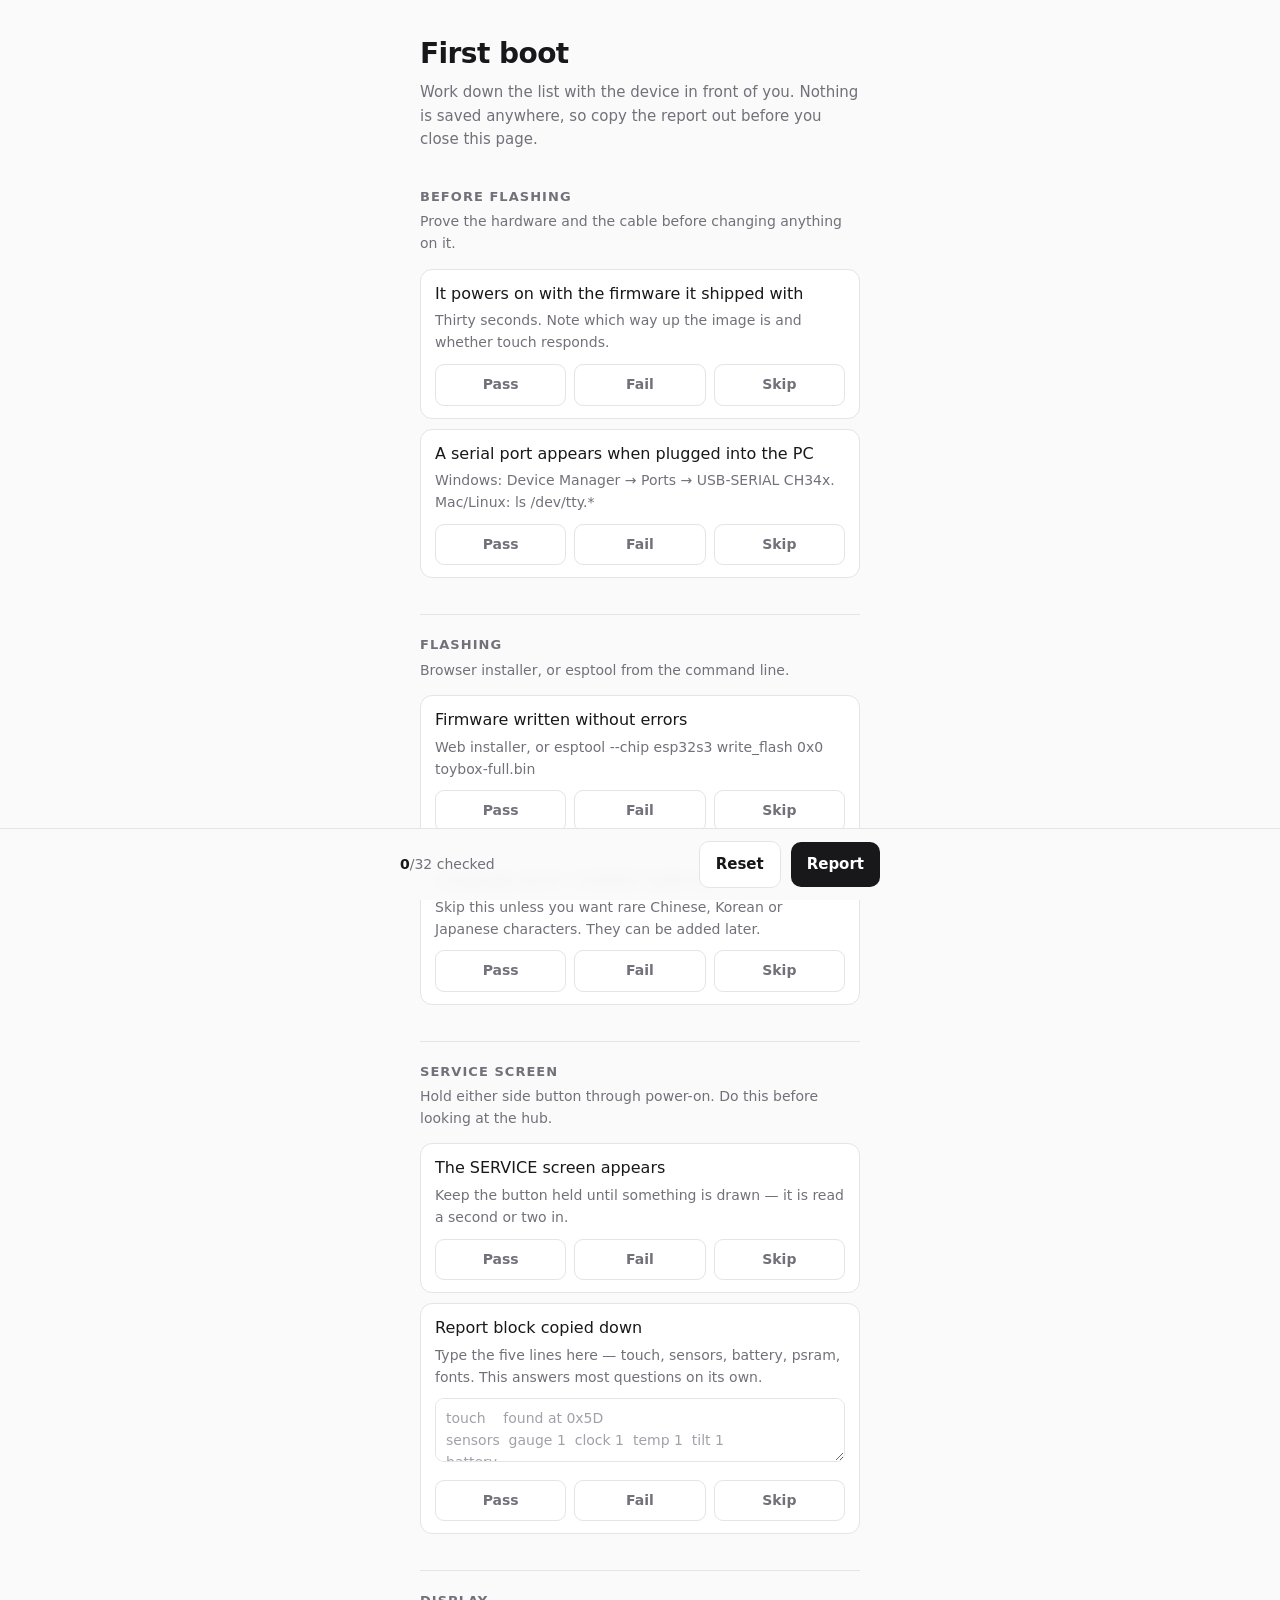
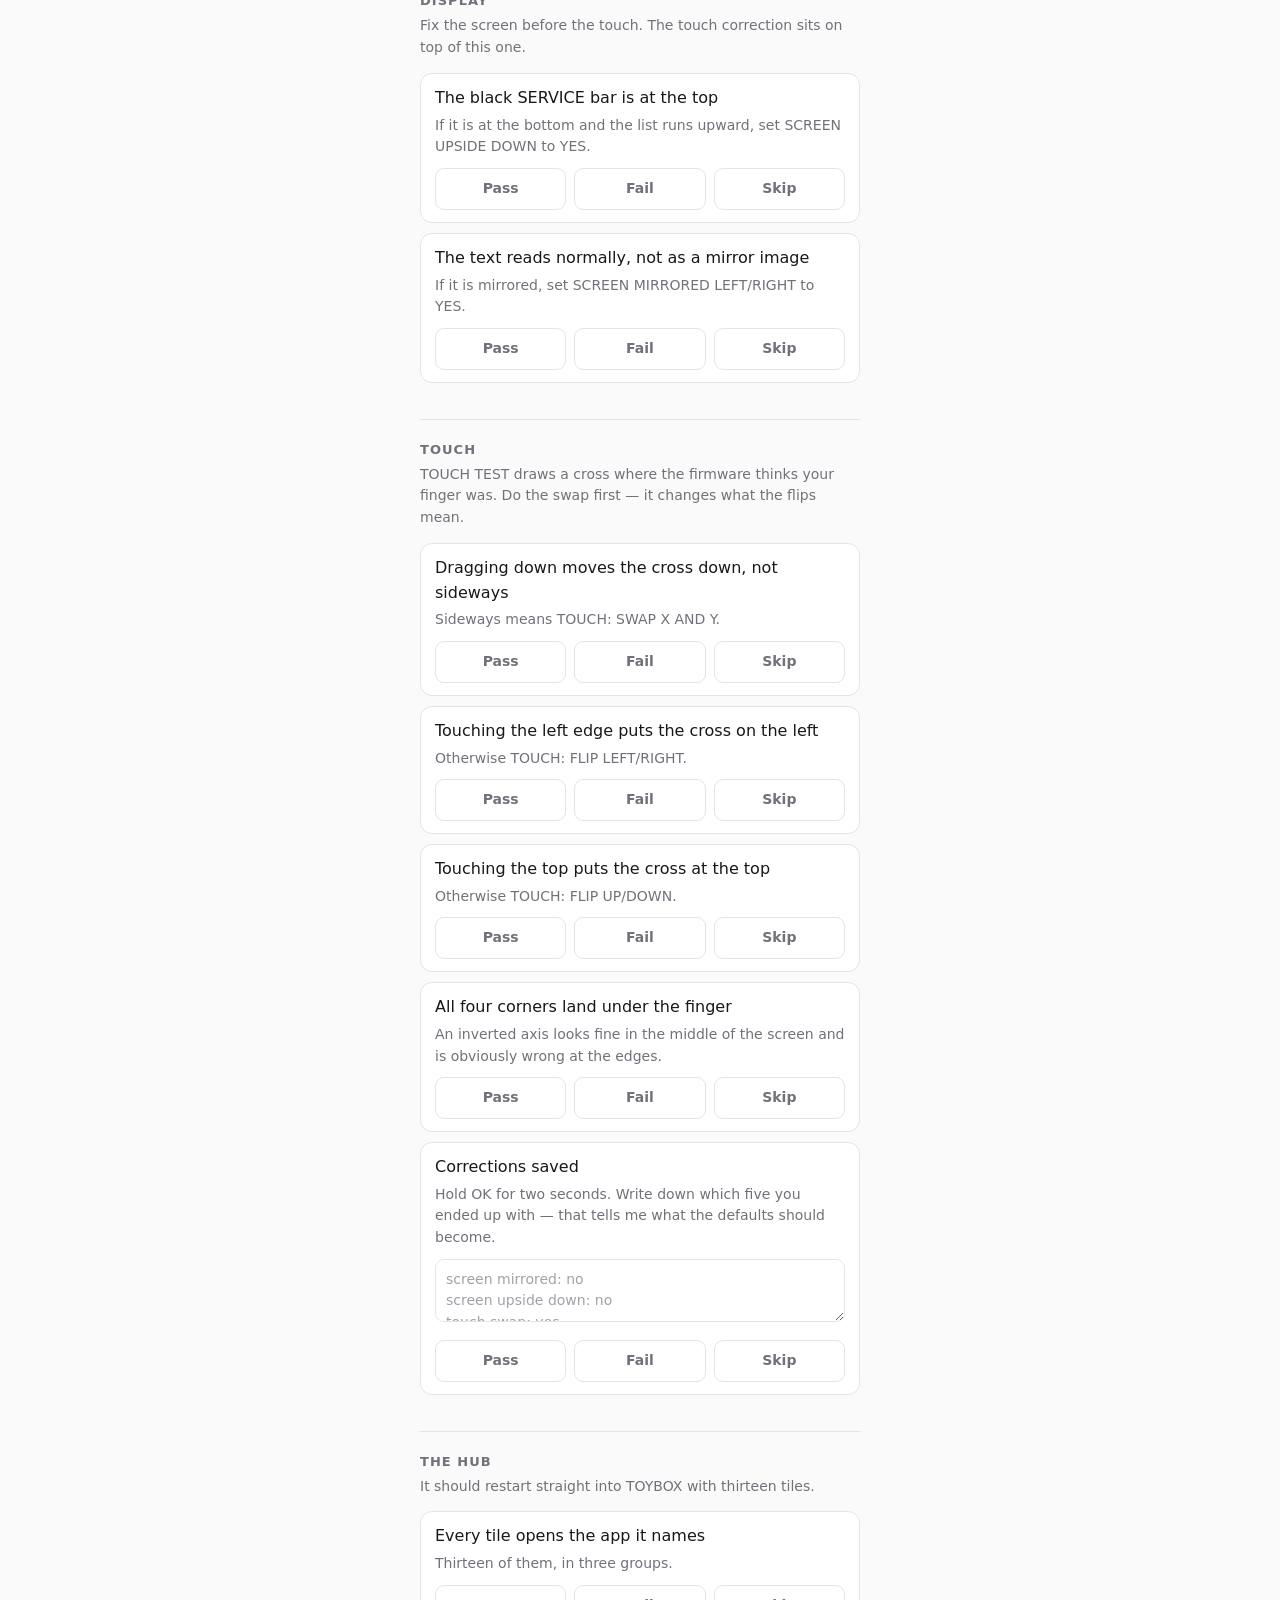
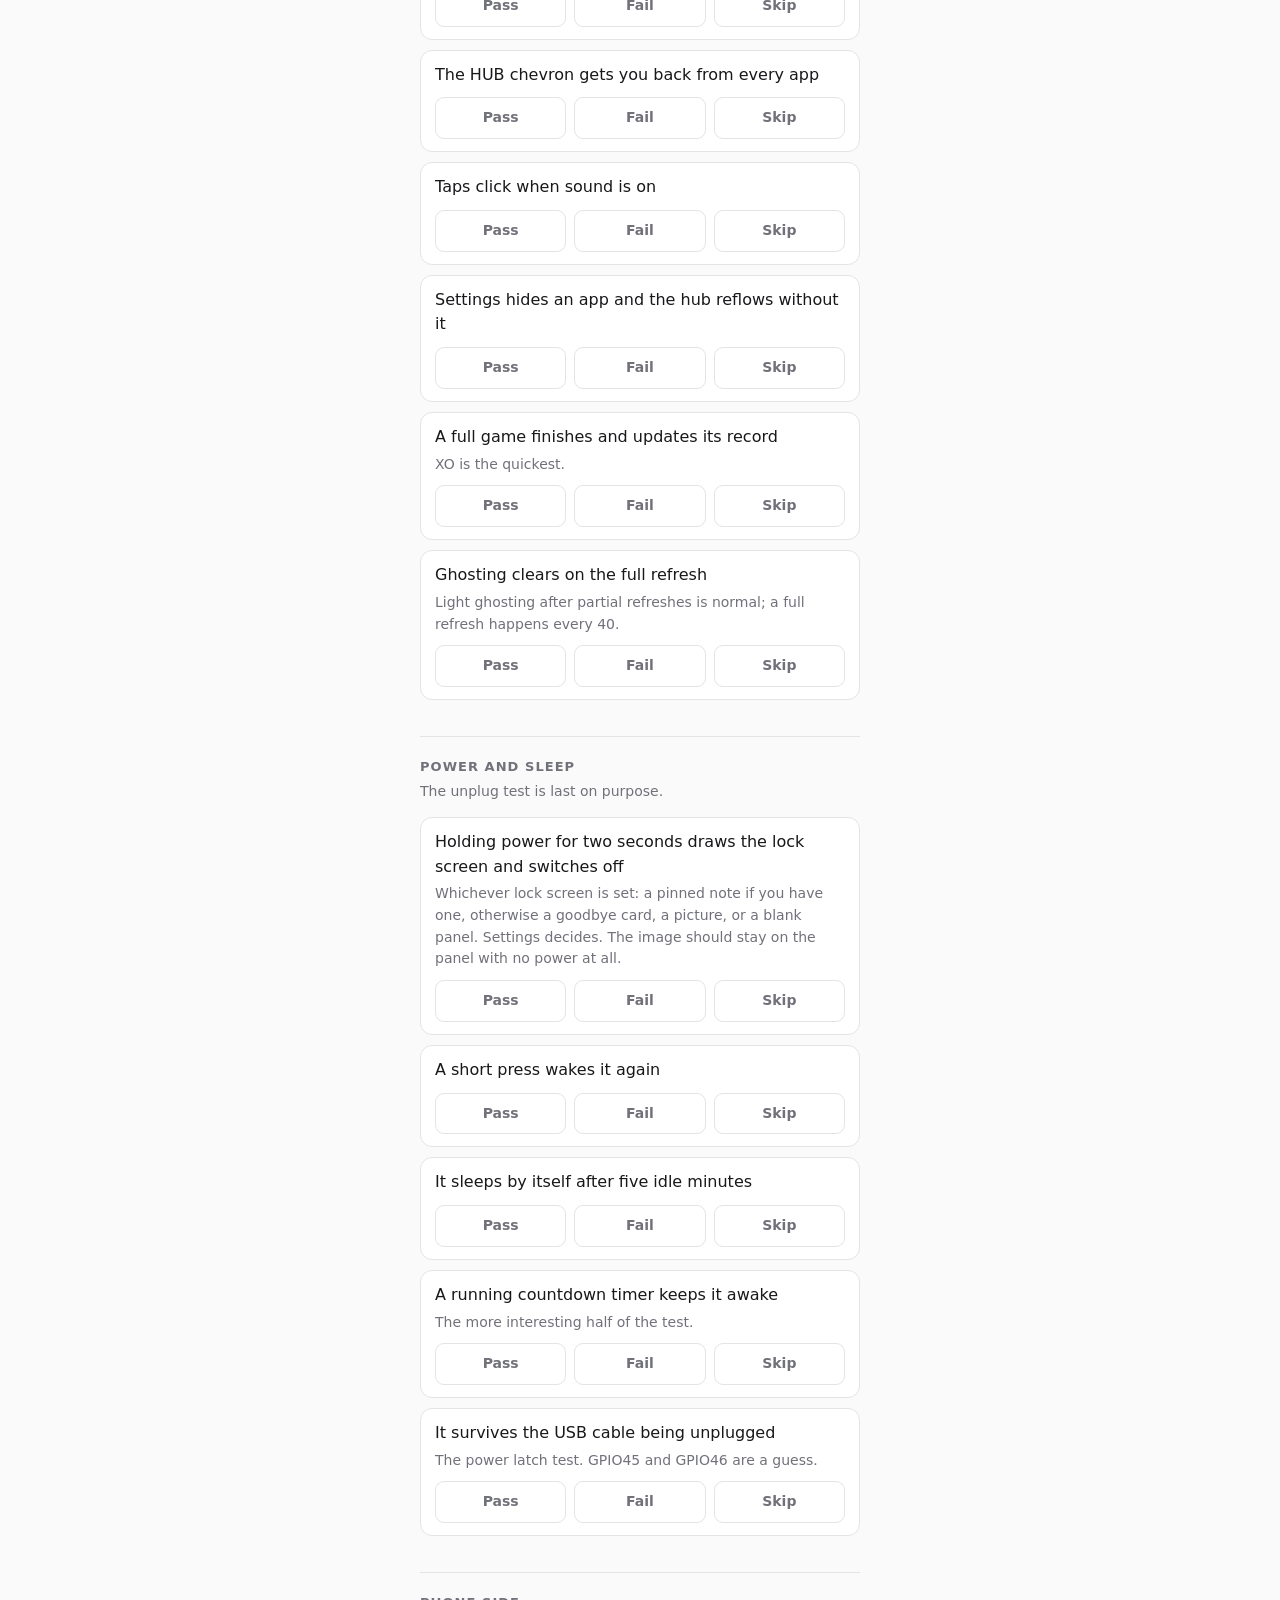
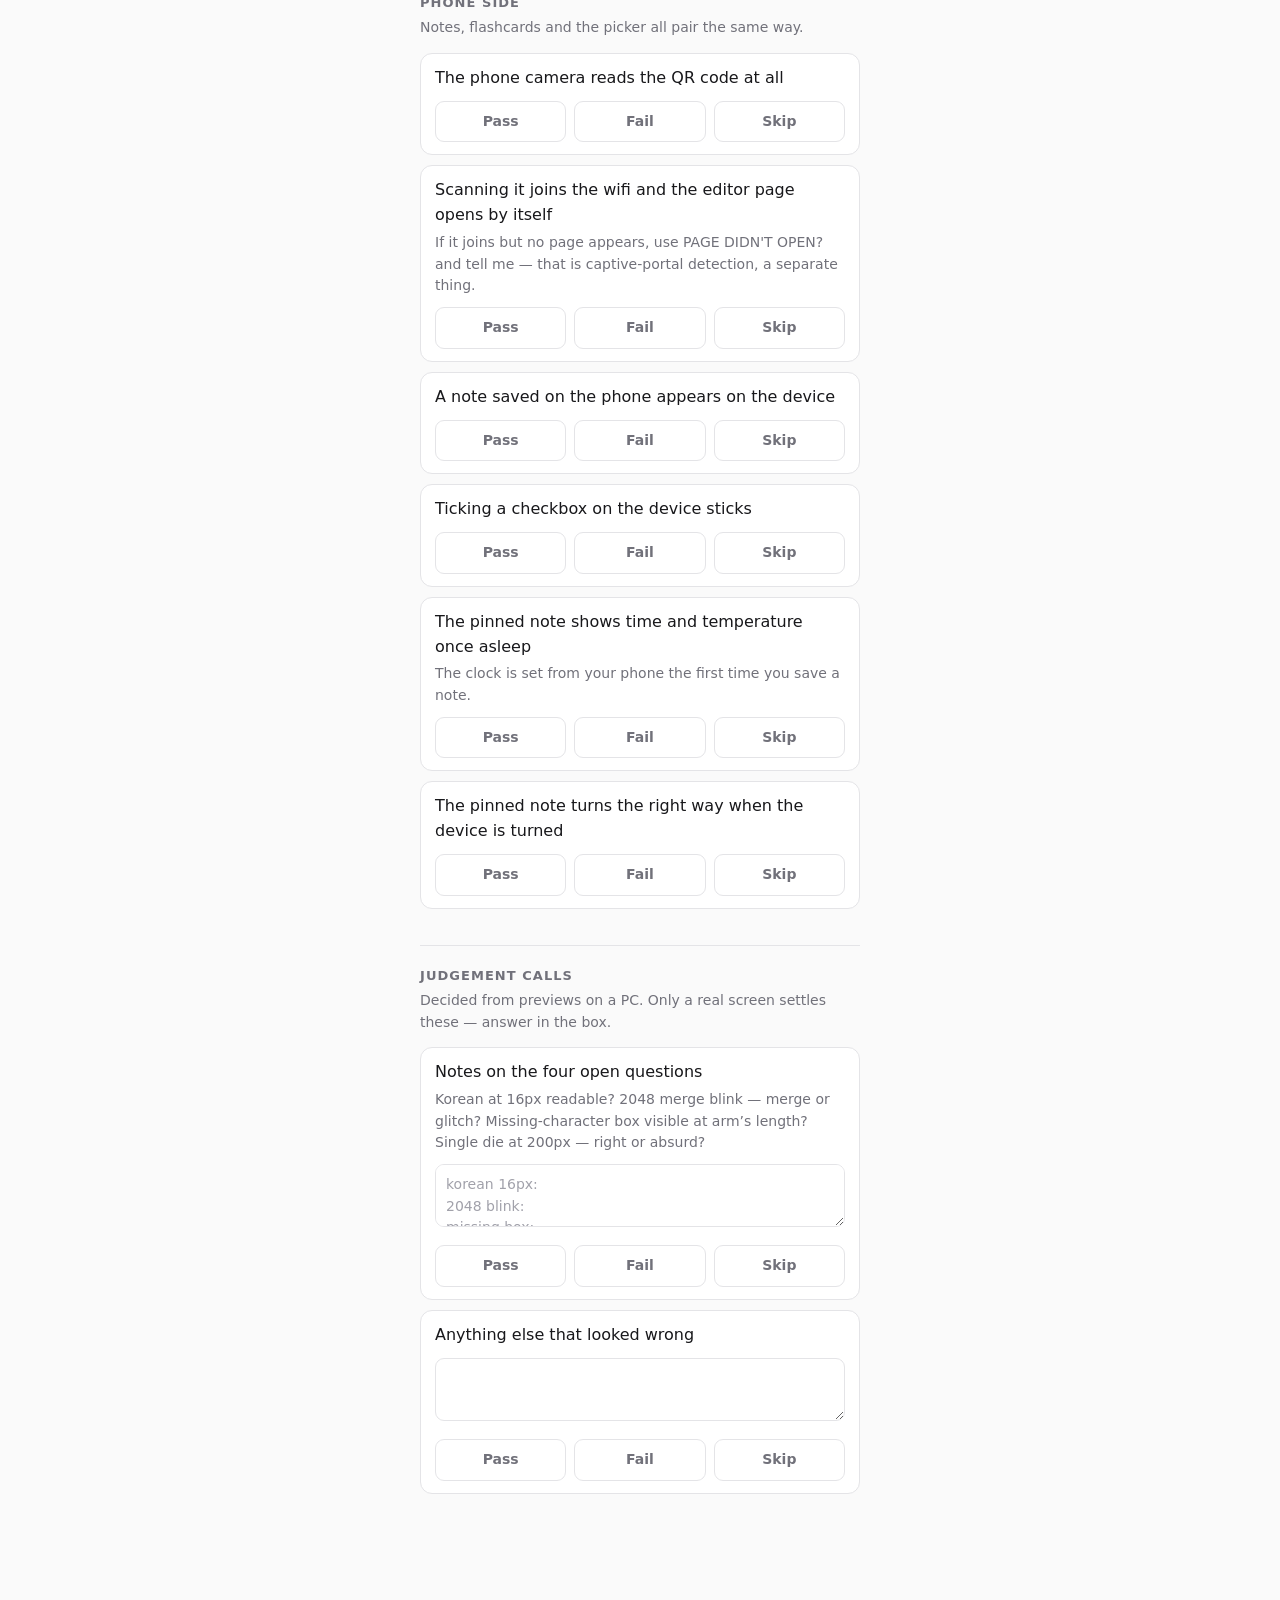
<file: docs/checklist.html>
<!doctype html>
<html lang="en">
<head>
<meta charset="utf-8">
<meta name="viewport" content="width=device-width, initial-scale=1">
<title>Toybox · First boot checklist</title>
<meta name="description" content="Work through the first boot of a reTerminal Sticky running Toybox, and produce a report.">
<style>
  :root {
    --bg: #fafafa;
    --fg: #18181b;
    --muted: #71717a;
    --line: #e4e4e7;
    --pass: #16a34a;
    --fail: #dc2626;
  }
  * { box-sizing: border-box; margin: 0; -webkit-tap-highlight-color: transparent; }
  body {
    background: var(--bg);
    color: var(--fg);
    font-family: system-ui, -apple-system, "Segoe UI", Roboto, sans-serif;
    font-size: 16px;
    line-height: 1.55;
    -webkit-font-smoothing: antialiased;
    padding-bottom: 96px;
  }
  main { max-width: 480px; margin: 0 auto; padding: 32px 20px 0; }

  h1 { font-size: 28px; font-weight: 650; letter-spacing: -0.02em; }
  .sub { color: var(--muted); margin: 6px 0 28px; font-size: 15px; }

  h2 {
    font-size: 13px; font-weight: 600; text-transform: uppercase;
    letter-spacing: 0.08em; color: var(--muted);
    margin: 36px 0 4px; padding-top: 20px; border-top: 1px solid var(--line);
  }
  h2:first-of-type { border-top: 0; padding-top: 0; }
  .lede { color: var(--muted); font-size: 14px; margin-bottom: 14px; }

  .item {
    border: 1px solid var(--line); border-radius: 12px; background: #fff;
    padding: 12px 14px; margin-bottom: 10px;
  }
  .item.pass { border-color: var(--pass); }
  .item.fail { border-color: var(--fail); }
  .item .label { font-weight: 500; }
  .item .hint { color: var(--muted); font-size: 14px; margin-top: 4px; }
  .item .why { color: var(--muted); font-size: 14px; margin-top: 6px; display: none; }
  .item.fail .why { display: block; }

  .marks { display: flex; gap: 8px; margin-top: 10px; }
  .marks button {
    flex: 1; font: inherit; font-size: 14px; font-weight: 550;
    padding: 9px 0; border-radius: 9px; border: 1px solid var(--line);
    background: #fff; color: var(--muted); cursor: pointer;
  }
  .item.pass .marks .p { background: var(--pass); border-color: var(--pass); color: #fff; }
  .item.fail .marks .f { background: var(--fail); border-color: var(--fail); color: #fff; }
  .item.skip .marks .s { background: var(--fg); border-color: var(--fg); color: #fff; }

  textarea {
    width: 100%; margin-top: 10px; font: inherit; font-size: 14px;
    border: 1px solid var(--line); border-radius: 9px; padding: 9px 10px;
    background: #fff; color: var(--fg); resize: vertical; min-height: 62px;
  }
  textarea::placeholder { color: #a1a1aa; }
  code { font-family: ui-monospace, SFMono-Regular, Menlo, monospace; font-size: 13.5px; }

  .bar {
    position: fixed; left: 0; right: 0; bottom: 0;
    background: rgba(250,250,250,0.94);
    backdrop-filter: blur(8px);
    border-top: 1px solid var(--line);
    padding: 12px 20px calc(12px + env(safe-area-inset-bottom));
  }
  .bar .inner { max-width: 480px; margin: 0 auto; display: flex; gap: 10px; align-items: center; }
  .count { font-size: 14px; color: var(--muted); flex: 1; }
  .count b { color: var(--fg); font-weight: 600; }
  .bar button {
    font: inherit; font-size: 15px; font-weight: 550; padding: 11px 16px;
    border-radius: 10px; border: 0; background: var(--fg); color: #fff; cursor: pointer;
  }
  .bar button.ghost { background: #fff; color: var(--fg); border: 1px solid var(--line); }

  dialog {
    border: 0; border-radius: 14px; padding: 0; width: min(560px, 92vw);
    box-shadow: 0 20px 60px rgba(0,0,0,0.2);
  }
  dialog .pad { padding: 18px; }
  dialog textarea { min-height: 46vh; font-family: ui-monospace, SFMono-Regular, Menlo, monospace; font-size: 12.5px; }
  dialog .row { display: flex; gap: 10px; margin-top: 12px; }
  dialog button { flex: 1; font: inherit; font-weight: 550; padding: 11px 0; border-radius: 10px; border: 1px solid var(--line); background: #fff; cursor: pointer; }
  dialog button.primary { background: var(--fg); color: #fff; border-color: var(--fg); }
  ::backdrop { background: rgba(0,0,0,0.4); }
</style>
</head>
<body>
<main>
  <h1>First boot</h1>
  <p class="sub">Work down the list with the device in front of you. Nothing is saved
  anywhere, so copy the report out before you close this page.</p>
  <div id="list"></div>
</main>

<div class="bar">
  <div class="inner">
    <div class="count" id="count"></div>
    <button class="ghost" id="reset">Reset</button>
    <button id="report">Report</button>
  </div>
</div>

<dialog id="dlg">
  <div class="pad">
    <textarea id="out" readonly></textarea>
    <div class="row">
      <button id="copy" class="primary">Copy</button>
      <button id="close">Close</button>
    </div>
  </div>
</dialog>

<script>
// The checklist itself. `why` is shown only when something is marked failed:
// the reason to have it here rather than in a separate document is that the
// moment you need it is the moment you are holding a device that just did
// something wrong.
var SECTIONS = [
  { title: 'Before flashing', lede: 'Prove the hardware and the cable before changing anything on it.',
    items: [
      { id: 'vendor', label: 'It powers on with the firmware it shipped with',
        hint: 'Thirty seconds. Note which way up the image is and whether touch responds.',
        why: 'If it does nothing now, the problem is not software and nothing below will help.' },
      { id: 'port', label: 'A serial port appears when plugged into the PC',
        hint: 'Windows: Device Manager → Ports → USB-SERIAL CH34x. Mac/Linux: ls /dev/tty.*',
        why: 'Almost always the cable (must carry data) or the CH343 driver on Windows. Not the board.' },
    ] },

  { title: 'Flashing', lede: 'Browser installer, or esptool from the command line.',
    items: [
      { id: 'flash', label: 'Firmware written without errors',
        hint: 'Web installer, or esptool --chip esp32s3 write_flash 0x0 toybox-full.bin',
        why: 'If esptool sits at "Connecting..." the board is not entering download mode by itself.' },
      { id: 'packs', label: 'Language packs installed (optional)',
        hint: 'Skip this unless you want rare Chinese, Korean or Japanese characters. They can be added later.',
        skippable: true },
    ] },

  { title: 'Service screen', lede: 'Hold either side button through power-on. Do this before looking at the hub.',
    items: [
      { id: 'svc', label: 'The SERVICE screen appears',
        hint: 'Keep the button held until something is drawn — it is read a second or two in.',
        why: 'If the panel is blank, check the panel power rail (GPIO47) and the SPI pins.' },
      { id: 'report', label: 'Report block copied down', note: true,
        hint: 'Type the five lines here — touch, sensors, battery, psram, fonts. This answers most questions on its own.',
        placeholder: 'touch    found at 0x5D\nsensors  gauge 1  clock 1  temp 1  tilt 1\nbattery  …\npsram    …\nfonts    …' },
    ] },

  { title: 'Display', lede: 'Fix the screen before the touch. The touch correction sits on top of this one.',
    items: [
      { id: 'dtop', label: 'The black SERVICE bar is at the top',
        hint: 'If it is at the bottom and the list runs upward, set SCREEN UPSIDE DOWN to YES.' },
      { id: 'dmirror', label: 'The text reads normally, not as a mirror image',
        hint: 'If it is mirrored, set SCREEN MIRRORED LEFT/RIGHT to YES.' },
    ] },

  { title: 'Touch', lede: 'TOUCH TEST draws a cross where the firmware thinks your finger was. Do the swap first — it changes what the flips mean.',
    items: [
      { id: 'taxis', label: 'Dragging down moves the cross down, not sideways',
        hint: 'Sideways means TOUCH: SWAP X AND Y.' },
      { id: 'tlr', label: 'Touching the left edge puts the cross on the left',
        hint: 'Otherwise TOUCH: FLIP LEFT/RIGHT.' },
      { id: 'tud', label: 'Touching the top puts the cross at the top',
        hint: 'Otherwise TOUCH: FLIP UP/DOWN.' },
      { id: 'tcorners', label: 'All four corners land under the finger',
        hint: 'An inverted axis looks fine in the middle of the screen and is obviously wrong at the edges.' },
      { id: 'saved', label: 'Corrections saved', note: true,
        hint: 'Hold OK for two seconds. Write down which five you ended up with — that tells me what the defaults should become.',
        placeholder: 'screen mirrored: no\nscreen upside down: no\ntouch swap: yes\ntouch flip L/R: yes\ntouch flip U/D: yes' },
    ] },

  { title: 'The hub', lede: 'It should restart straight into TOYBOX with thirteen tiles.',
    items: [
      { id: 'tiles', label: 'Every tile opens the app it names',
        hint: 'Thirteen of them, in three groups.' },
      { id: 'back', label: 'The HUB chevron gets you back from every app' },
      { id: 'sound', label: 'Taps click when sound is on' },
      { id: 'gear', label: 'Settings hides an app and the hub reflows without it' },
      { id: 'game', label: 'A full game finishes and updates its record',
        hint: 'XO is the quickest.' },
      { id: 'ghost', label: 'Ghosting clears on the full refresh',
        hint: 'Light ghosting after partial refreshes is normal; a full refresh happens every 40.' },
    ] },

  { title: 'Power and sleep', lede: 'The unplug test is last on purpose.',
    items: [
      { id: 'off', label: 'Holding power for two seconds draws the lock screen and switches off',
        hint: 'Whichever lock screen is set: a pinned note if you have one, otherwise a goodbye card, a picture, or a blank panel. Settings decides. The image should stay on the panel with no power at all.' },
      { id: 'wake', label: 'A short press wakes it again',
        why: 'Going straight back to sleep means the button polarity is wrong (OK is GPIO4, expected active low).' },
      { id: 'idle', label: 'It sleeps by itself after five idle minutes' },
      { id: 'hold', label: 'A running countdown timer keeps it awake',
        hint: 'The more interesting half of the test.' },
      { id: 'latch', label: 'It survives the USB cable being unplugged',
        hint: 'The power latch test. GPIO45 and GPIO46 are a guess.',
        why: 'If it died the instant the cable came out, that is the latch. Plug back in, it will return, and tell me.' },
    ] },

  { title: 'Phone side', lede: 'Notes, flashcards and the picker all pair the same way.',
    items: [
      { id: 'qrscan', label: 'The phone camera reads the QR code at all',
        why: 'If it will not scan, say so rather than joining by hand — a symbol that draws but does not decode is an encoding bug, not a camera one.' },
      { id: 'qr', label: 'Scanning it joins the wifi and the editor page opens by itself',
        hint: 'If it joins but no page appears, use PAGE DIDN\'T OPEN? and tell me — that is captive-portal detection, a separate thing.' },
      { id: 'note', label: 'A note saved on the phone appears on the device' },
      { id: 'tick', label: 'Ticking a checkbox on the device sticks' },
      { id: 'clock', label: 'The pinned note shows time and temperature once asleep',
        hint: 'The clock is set from your phone the first time you save a note.' },
      { id: 'rot', label: 'The pinned note turns the right way when the device is turned',
        why: 'The accelerometer axis mapping is unverified. Note which way it actually goes.' },
    ] },

  { title: 'Judgement calls', lede: 'Decided from previews on a PC. Only a real screen settles these — answer in the box.',
    items: [
      { id: 'calls', label: 'Notes on the four open questions', note: true, skippable: true,
        hint: 'Korean at 16px readable? 2048 merge blink — merge or glitch? Missing-character box visible at arm’s length? Single die at 200px — right or absurd?',
        placeholder: 'korean 16px:\n2048 blink:\nmissing box:\ndice size:' },
      { id: 'other', label: 'Anything else that looked wrong', note: true, skippable: true,
        placeholder: '' },
    ] },
];

var state = {};   // id -> 'pass' | 'fail' | 'skip'
var notes = {};   // id -> string

function el(tag, cls, text) {
  var n = document.createElement(tag);
  if (cls) n.className = cls;
  if (text) n.textContent = text;
  return n;
}

function build() {
  var list = document.getElementById('list');
  list.innerHTML = '';
  SECTIONS.forEach(function (sec) {
    list.appendChild(el('h2', null, sec.title));
    if (sec.lede) list.appendChild(el('p', 'lede', sec.lede));
    sec.items.forEach(function (it) {
      var box = el('div', 'item');
      box.id = 'i_' + it.id;
      box.appendChild(el('div', 'label', it.label));
      if (it.hint) box.appendChild(el('div', 'hint', it.hint));
      if (it.why) box.appendChild(el('div', 'why', it.why));

      if (it.note) {
        var ta = el('textarea');
        ta.placeholder = it.placeholder || '';
        ta.value = notes[it.id] || '';
        ta.addEventListener('input', function () {
          notes[it.id] = ta.value;
          // A box with something in it counts as done; that is what "answered"
          // means for a question whose answer is prose.
          state[it.id] = ta.value.trim() ? 'pass' : undefined;
          paint();
        });
        box.appendChild(ta);
      }

      var marks = el('div', 'marks');
      [['p', 'pass', 'Pass'], ['f', 'fail', 'Fail'], ['s', 'skip', 'Skip']].forEach(function (m) {
        var b = el('button', m[0], m[2]);
        b.addEventListener('click', function () {
          state[it.id] = (state[it.id] === m[1]) ? undefined : m[1];
          paint();
        });
        marks.appendChild(b);
      });
      box.appendChild(marks);
      list.appendChild(box);
    });
  });
  paint();
}

function paint() {
  var done = 0, total = 0, failed = 0;
  SECTIONS.forEach(function (sec) {
    sec.items.forEach(function (it) {
      total++;
      var s = state[it.id];
      if (s) done++;
      if (s === 'fail') failed++;
      var box = document.getElementById('i_' + it.id);
      box.className = 'item' + (s ? ' ' + s : '');
    });
  });
  var c = document.getElementById('count');
  // Kept short enough to stay on one line on a narrow phone: a bar that grows
  // a second row as you work is a bar that covers the thing you are reading.
  c.innerHTML = '<b>' + done + '</b>/' + total +
    (failed ? ' · <b>' + failed + '</b> failed' : ' checked');
}

// The report is the point of the page: what passed, what did not, and the two
// blocks of prose that say what the board actually is.
function buildReport() {
  var out = ['# Toybox first boot', ''];
  var d = new Date();
  out.push(d.toISOString().slice(0, 16).replace('T', ' '), '');

  var fails = [];
  SECTIONS.forEach(function (sec) {
    var lines = [];
    sec.items.forEach(function (it) {
      var s = state[it.id];
      var mark = s === 'pass' ? '[x]' : s === 'fail' ? '[!]' : s === 'skip' ? '[-]' : '[ ]';
      lines.push(mark + ' ' + it.label);
      if (it.note && (notes[it.id] || '').trim()) {
        notes[it.id].trim().split('\n').forEach(function (l) { lines.push('      ' + l); });
      }
      if (s === 'fail') fails.push(it.label);
    });
    out.push('## ' + sec.title, '');
    out.push.apply(out, lines);
    out.push('');
  });

  if (fails.length) {
    out.push('## Failed', '');
    fails.forEach(function (f) { out.push('- ' + f); });
    out.push('');
  } else {
    out.push('Nothing marked failed.', '');
  }
  return out.join('\n');
}

document.getElementById('report').addEventListener('click', function () {
  document.getElementById('out').value = buildReport();
  document.getElementById('dlg').showModal();
});
document.getElementById('close').addEventListener('click', function () {
  document.getElementById('dlg').close();
});
document.getElementById('copy').addEventListener('click', function () {
  var ta = document.getElementById('out');
  ta.removeAttribute('readonly');
  ta.select();
  ta.setSelectionRange(0, 999999);
  var ok = false;
  try { ok = document.execCommand('copy'); } catch (e) {}
  ta.setAttribute('readonly', '');
  if (navigator.clipboard && !ok) navigator.clipboard.writeText(ta.value);
  this.textContent = 'Copied';
  var self = this;
  setTimeout(function () { self.textContent = 'Copy'; }, 1400);
});
document.getElementById('reset').addEventListener('click', function () {
  if (!confirm('Clear every tick and note?')) return;
  state = {};
  notes = {};
  build();
  window.scrollTo(0, 0);
});

build();
</script>
</body>
</html>
</file>
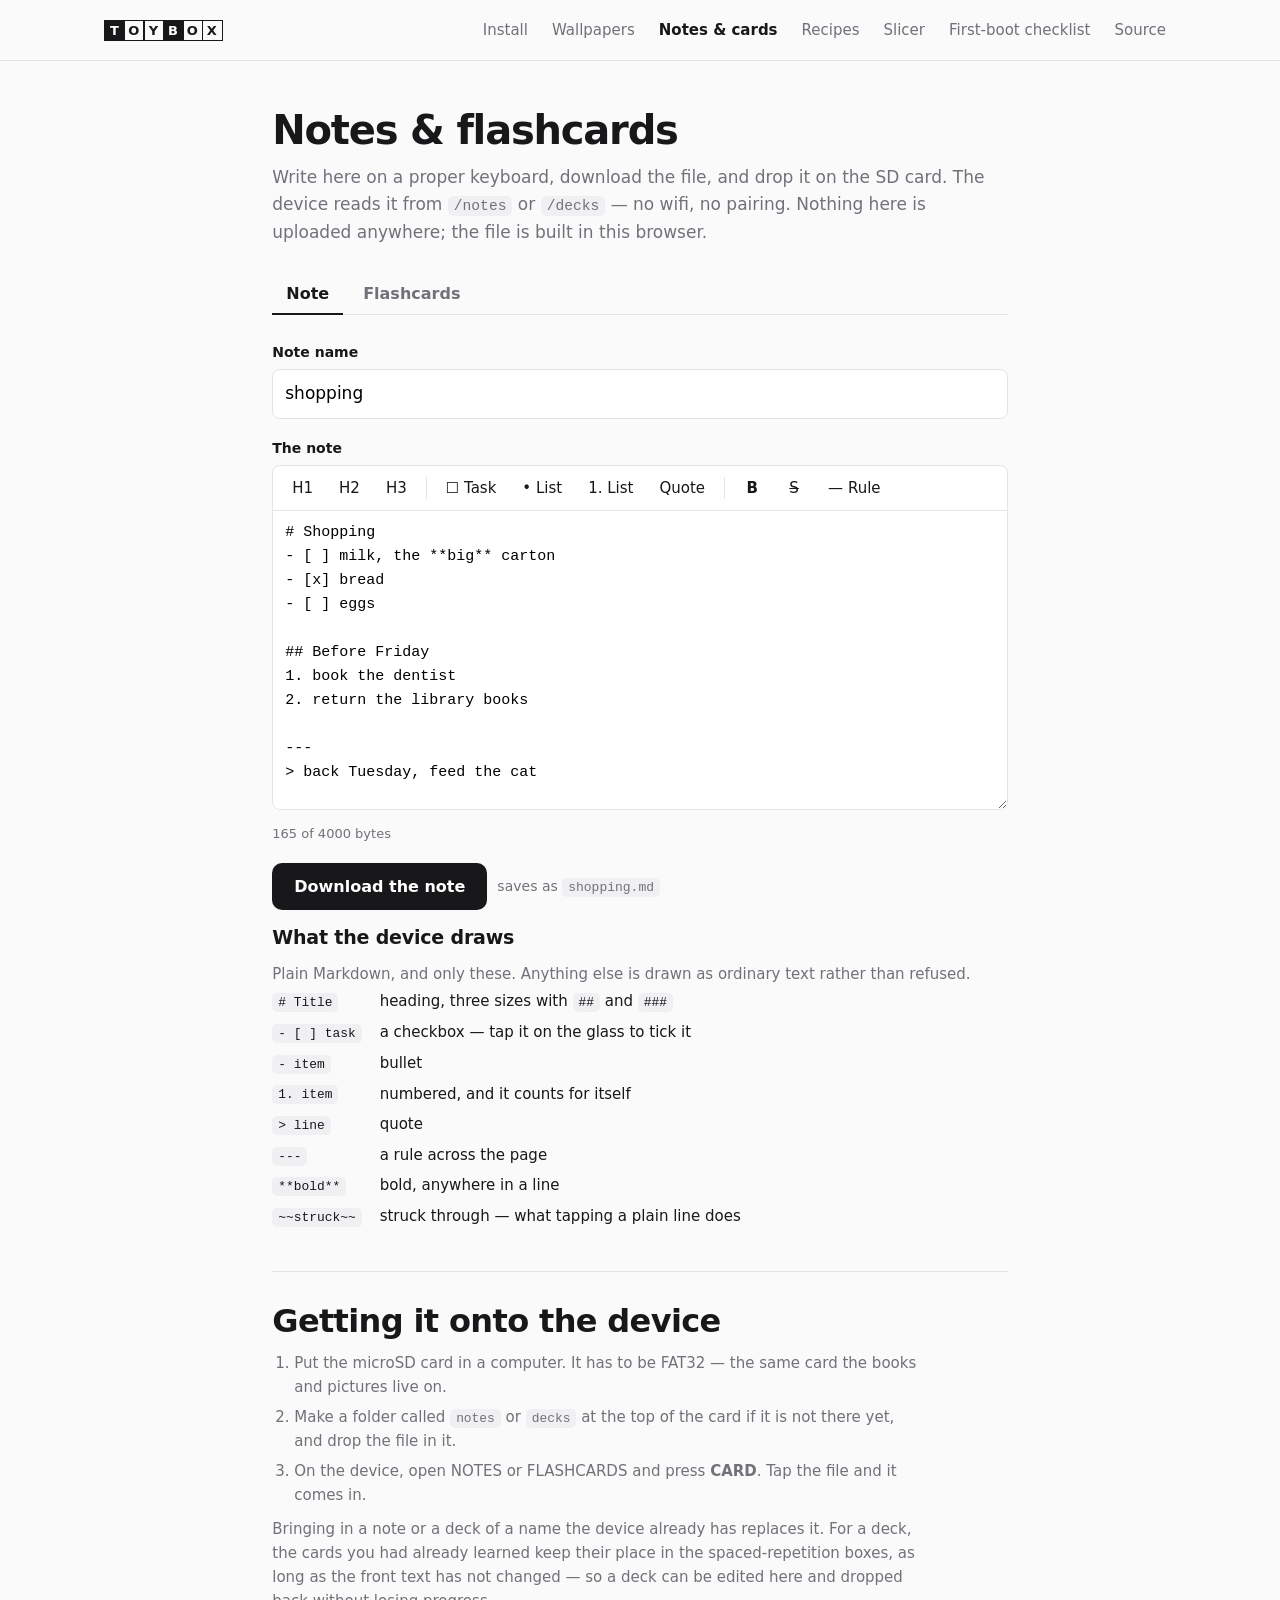
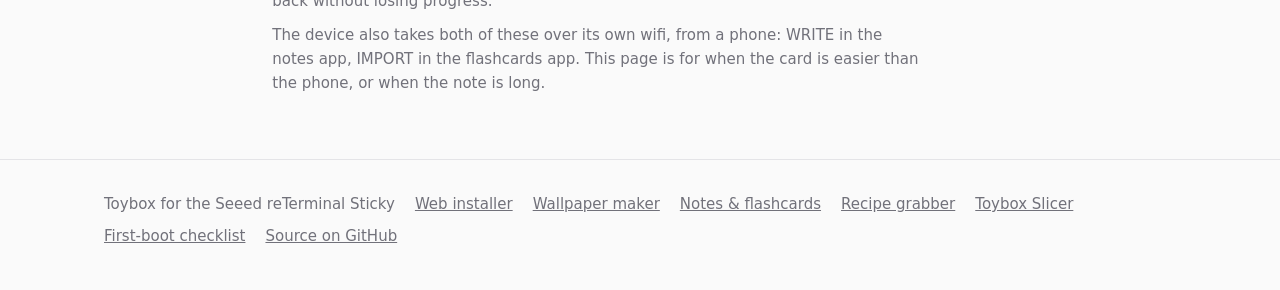
<file: docs/editor.html>
<!doctype html>
<html lang="en">
<head>
<meta charset="utf-8">
<meta name="viewport" content="width=device-width, initial-scale=1">
<title>Toybox · Note and flashcard editor</title>
<meta name="description" content="Write notes and flashcard decks for the Toybox firmware on the Seeed reTerminal Sticky, and download them straight onto the SD card. Nothing is uploaded.">
<link rel="stylesheet" href="site.css">
<style>
  /* Page-local only; the frame, the type and the header live in site.css. */
  .page { padding: 48px 24px 64px; max-width: 940px; }
  h1 { font-size: clamp(30px, 3.4vw, 40px); }
  .sub { color: var(--muted); margin: 12px 0 28px; max-width: 68ch; }

  /* The two editors. Tabs rather than two pages: they are the same job (make a
     file, put it on the card) and share every instruction below them. */
  .tabs { display: flex; gap: 6px; border-bottom: 1px solid var(--line); margin-bottom: 26px; }
  .tabs button {
    background: none; border: 0; border-bottom: 2px solid transparent;
    padding: 10px 14px; font: 600 16px system-ui, sans-serif;
    color: var(--muted); cursor: pointer; margin-bottom: -1px;
  }
  .tabs button[aria-selected="true"] { color: var(--fg); border-bottom-color: var(--fg); }
  /* site.css gives every <section> 64 px of air and a rule between siblings,
     which is right for a landing page and wrong for two panes of one form. */
  .pane { padding: 0; border-top: 0; }
  .pane[hidden] { display: none; }
  #onto { padding: 30px 0 0; margin-top: 40px; }

  label.f { display: block; font-size: 14px; font-weight: 600; margin: 18px 0 6px; }
  input[type=text], textarea {
    width: 100%; padding: 10px 12px; border: 1px solid var(--line);
    border-radius: 8px; font: inherit; background: #fff;
  }
  textarea { min-height: 300px; resize: vertical; font-size: 15px;
             font-family: ui-monospace, "SF Mono", Menlo, Consolas, monospace; }
  /* The formatting bar sits on top of the textarea and shares its border, so
     the two read as one field rather than as a strip of buttons that happens
     to be above a box. */
  .mdbar {
    display: flex; flex-wrap: wrap; align-items: center; gap: 4px;
    border: 1px solid var(--line); border-bottom: 0;
    border-radius: 8px 8px 0 0; background: #fff; padding: 6px 8px;
  }
  .mdbar button {
    border: 1px solid transparent; background: none; border-radius: 6px;
    padding: 6px 10px; min-width: 38px; cursor: pointer;
    font: 500 15px system-ui, sans-serif; color: var(--fg);
  }
  .mdbar button:hover { background: #f0f0f2; border-color: var(--line); }
  .mdbar button:active { background: var(--line); }
  .mdbar .sep { width: 1px; height: 22px; background: var(--line); margin: 0 4px; }
  .mdbar + textarea { border-radius: 0 0 8px 8px; }

  .count { font-size: 13px; color: var(--muted); margin-top: 6px; }
  .count.over { color: #b91c1c; font-weight: 600; }

  .bar { display: flex; gap: 10px; align-items: center; flex-wrap: wrap; margin-top: 18px; }
  .filename { font-size: 14px; color: var(--muted); }
  .filename code { font-size: 13px; }

  /* The deck table. Two columns and a delete key, because that is exactly what
     one line of the file is -- a front, a back, and the choice to remove it. */
  table.deck { width: 100%; border-collapse: collapse; margin-top: 8px; }
  table.deck th {
    text-align: left; font-size: 13px; font-weight: 600; text-transform: uppercase;
    letter-spacing: 0.06em; color: var(--muted); padding: 0 8px 6px 0;
  }
  table.deck td { padding: 3px 8px 3px 0; vertical-align: top; }
  table.deck td:last-child { padding-right: 0; width: 38px; }
  table.deck input { font-size: 15px; padding: 8px 10px; }
  table.deck input.long { border-color: #b91c1c; }
  button.x {
    width: 34px; height: 38px; border: 1px solid var(--line); background: #fff;
    border-radius: 8px; cursor: pointer; color: var(--muted); font-size: 16px;
  }
  button.x:hover { color: var(--fg); border-color: var(--line-strong); }

  .paste { margin-top: 26px; }
  .paste textarea { min-height: 120px; }

  .note { font-size: 15px; color: var(--muted); margin-top: 10px; }
  .warn { color: #b91c1c; font-size: 14px; margin-top: 10px; min-height: 1.3em; }

  .cheats { margin-top: 12px; }
  .cheats table { border-collapse: collapse; font-size: 15px; }
  .cheats td { padding: 3px 18px 3px 0; }
  .cheats td:first-child { white-space: nowrap; }

  .steps { max-width: 68ch; padding-left: 22px; }
  .steps li { margin-top: 6px; }
  #onto p.note { max-width: 68ch; }
</style>
</head>
<body>

<header class="site-header">
  <div class="inner">
    <a class="mark" href="index.html" aria-label="Toybox">
      <span>T</span><span>O</span><span>Y</span><span>B</span><span>O</span><span>X</span>
    </a>
    <nav class="site-nav">
      <a href="index.html">Install</a>
      <a href="wallpaper.html">Wallpapers</a>
      <a href="editor.html" aria-current="page">Notes &amp; cards</a>
      <a href="recipe.html">Recipes</a>
      <a href="https://github.com/z4b333/Toybox-slicer">Slicer</a>
      <a href="checklist.html">First-boot checklist</a>
      <a href="https://github.com/z4b333/sticky-toybox">Source</a>
    </nav>
  </div>
</header>

<main class="wrap page">
  <h1>Notes &amp; flashcards</h1>
  <p class="sub">Write here on a proper keyboard, download the file, and drop it
  on the SD card. The device reads it from <code>/notes</code> or
  <code>/decks</code> — no wifi, no pairing. Nothing here is uploaded anywhere;
  the file is built in this browser.</p>

  <div class="tabs" role="tablist">
    <button role="tab" id="tab-note" aria-selected="true" aria-controls="pane-note">Note</button>
    <button role="tab" id="tab-deck" aria-selected="false" aria-controls="pane-deck">Flashcards</button>
  </div>

  <!-- ============================ NOTES ============================== -->
  <section class="pane" id="pane-note" role="tabpanel" aria-labelledby="tab-note">
    <label class="f" for="n-name">Note name</label>
    <input type="text" id="n-name" value="shopping" maxlength="24" spellcheck="false">
    <div class="count" id="n-namecount"></div>

    <label class="f" for="n-body">The note</label>
    <!-- The marks the device understands, as buttons. Every one acts on the
         line the cursor is in (or on every line of a selection), so the way to
         make a shopping list is to type the lines and press the checkbox once
         with all of them selected. The table below still says what each button
         writes: someone typing the marks by hand is not doing it wrong. -->
    <div class="mdbar" role="toolbar" aria-label="Formatting" id="n-bar">
      <button type="button" data-md="h1" title="Heading">H1</button>
      <button type="button" data-md="h2" title="Smaller heading">H2</button>
      <button type="button" data-md="h3" title="Smallest heading">H3</button>
      <span class="sep"></span>
      <button type="button" data-md="task" title="Checkbox — tappable on the device">&#9744; Task</button>
      <button type="button" data-md="bullet" title="Bullet">&bull; List</button>
      <button type="button" data-md="number" title="Numbered list">1. List</button>
      <button type="button" data-md="quote" title="Quote">Quote</button>
      <span class="sep"></span>
      <button type="button" data-md="bold" title="Bold"><b>B</b></button>
      <button type="button" data-md="strike" title="Struck through"><s>S</s></button>
      <button type="button" data-md="rule" title="A rule across the page">&mdash; Rule</button>
    </div>
    <textarea id="n-body" spellcheck="true"># Shopping
- [ ] milk, the **big** carton
- [x] bread
- [ ] eggs

## Before Friday
1. book the dentist
2. return the library books

---
&gt; back Tuesday, feed the cat
</textarea>
    <div class="count" id="n-count"></div>

    <div class="bar">
      <button class="actbtn" id="n-dl">Download the note</button>
      <span class="filename">saves as <code id="n-file">shopping.md</code></span>
    </div>

    <div class="cheats">
      <h3>What the device draws</h3>
      <p class="note">Plain Markdown, and only these. Anything else is drawn as
      ordinary text rather than refused.</p>
      <table>
        <tr><td><code># Title</code></td><td>heading, three sizes with <code>##</code> and <code>###</code></td></tr>
        <tr><td><code>- [ ] task</code></td><td>a checkbox — tap it on the glass to tick it</td></tr>
        <tr><td><code>- item</code></td><td>bullet</td></tr>
        <tr><td><code>1. item</code></td><td>numbered, and it counts for itself</td></tr>
        <tr><td><code>&gt; line</code></td><td>quote</td></tr>
        <tr><td><code>---</code></td><td>a rule across the page</td></tr>
        <tr><td><code>**bold**</code></td><td>bold, anywhere in a line</td></tr>
        <tr><td><code>~~struck~~</code></td><td>struck through — what tapping a plain line does</td></tr>
      </table>
    </div>
  </section>

  <!-- ========================== FLASHCARDS =========================== -->
  <section class="pane" id="pane-deck" role="tabpanel" aria-labelledby="tab-deck" hidden>
    <label class="f" for="d-name">Deck name</label>
    <input type="text" id="d-name" value="french starter" maxlength="24" spellcheck="false">
    <div class="count" id="d-namecount"></div>

    <label class="f">Cards</label>
    <table class="deck">
      <thead><tr><th>Front</th><th>Back</th><th></th></tr></thead>
      <tbody id="d-rows"></tbody>
    </table>
    <div class="bar">
      <button class="actbtn secondary" id="d-add">Add a card</button>
      <span class="count" id="d-count"></span>
    </div>
    <div class="warn" id="d-warn"></div>

    <div class="bar">
      <button class="actbtn" id="d-dl">Download the deck</button>
      <span class="filename">saves as <code id="d-file">french starter.tsv</code></span>
    </div>

    <div class="paste">
      <h3>Already have a list?</h3>
      <p class="note">Paste it here and it fills the table. One card a line, with
      the front and the back separated by a tab, a <code>|</code>, a comma or
      <code> - </code>. That covers an Anki export, a Quizlet export, and a
      column pair copied out of a spreadsheet. A first line reading
      <code>front,back</code> (or <code>term,definition</code>) is treated as
      column titles and dropped, exactly as the device does.</p>
      <textarea id="d-paste" spellcheck="false" placeholder="bonjour	hello
merci	thank you"></textarea>
      <div class="bar">
        <button class="actbtn secondary" id="d-fill">Fill the table</button>
      </div>
    </div>
  </section>

  <!-- =========================== ONTO THE CARD ======================= -->
  <section id="onto">
    <h2>Getting it onto the device</h2>
    <ol class="note steps">
      <li>Put the microSD card in a computer. It has to be FAT32 — the same card
        the books and pictures live on.</li>
      <li>Make a folder called <code>notes</code> or <code>decks</code> at the
        top of the card if it is not there yet, and drop the file in it.</li>
      <li>On the device, open NOTES or FLASHCARDS and press <strong>CARD</strong>.
        Tap the file and it comes in.</li>
    </ol>
    <p class="note">Bringing in a note or a deck of a name the device already has
    replaces it. For a deck, the cards you had already learned keep their place
    in the spaced-repetition boxes, as long as the front text has not changed —
    so a deck can be edited here and dropped back without losing progress.</p>
    <p class="note">The device also takes both of these over its own wifi, from a
    phone: WRITE in the notes app, IMPORT in the flashcards app. This page is for
    when the card is easier than the phone, or when the note is long.</p>
  </section>
</main>

<footer class="site-footer">
  <div class="inner">
    <span>Toybox for the Seeed reTerminal Sticky</span>
    <a href="index.html">Web installer</a>
    <a href="wallpaper.html">Wallpaper maker</a>
    <a href="editor.html">Notes &amp; flashcards</a>
    <a href="recipe.html">Recipe grabber</a>
    <a href="https://github.com/z4b333/Toybox-slicer">Toybox Slicer</a>
    <a href="checklist.html">First-boot checklist</a>
    <a href="https://github.com/z4b333/sticky-toybox">Source on GitHub</a>
  </div>
</footer>

<script>
// The firmware's own limits, from toybox-core/src/tools/. They are counted in
// BYTES on the device, not characters, so a Thai or Japanese note runs out
// sooner than its character count suggests -- and a page that counted
// characters would promise room that is not there.
const NOTE_BYTES = 4000;   // note::MAX_BYTES
const NAME_LEN   = 24;     // note::NAME_LEN and fcard::NAME_LEN, both 24
const FRONT_LEN  = 64;     // fcard::FRONT_LEN
const BACK_LEN   = 96;     // fcard::BACK_LEN
const MAX_CARDS  = 200;    // fcard::MAX_CARDS

const enc = new TextEncoder();
const bytes = s => enc.encode(s).length;
const $ = id => document.getElementById(id);

// --- tabs -------------------------------------------------------------------
for (const [tab, pane] of [['tab-note', 'pane-note'], ['tab-deck', 'pane-deck']]) {
  $(tab).addEventListener('click', () => {
    for (const [t, p] of [['tab-note', 'pane-note'], ['tab-deck', 'pane-deck']]) {
      const on = t === tab;
      $(t).setAttribute('aria-selected', on ? 'true' : 'false');
      $(p).hidden = !on;
    }
  });
}

// --- names ------------------------------------------------------------------
// The device's own sanitizeName, kept in step: anything non-ASCII passes
// through whole (a Thai note keeps its Thai name), ASCII that is not a letter,
// digit, dash, underscore or space becomes an underscore, and the cut falls on
// a character boundary. The file name is what the note or deck ends up called,
// so showing it here is showing the answer rather than describing it.
function sanitize(input) {
  let out = '';
  for (const ch of input) {
    const cp = ch.codePointAt(0);
    if (bytes(out + ch) > NAME_LEN) break;
    if (cp >= 0x80) { out += ch; continue; }
    out += /[a-zA-Z0-9\-_ ]/.test(ch) ? ch : '_';
  }
  out = out.trim();
  return out || 'note';
}

function download(name, text) {
  // A plain text blob and an anchor: no server, and nothing leaves the browser.
  const blob = new Blob([text], {type: 'text/plain;charset=utf-8'});
  const a = document.createElement('a');
  a.href = URL.createObjectURL(blob);
  a.download = name;
  document.body.appendChild(a);
  a.click();
  a.remove();
  setTimeout(() => URL.revokeObjectURL(a.href), 1000);
}

// --- the note ---------------------------------------------------------------
function noteRefresh() {
  const name = sanitize($('n-name').value);
  $('n-file').textContent = name + '.md';
  $('n-namecount').textContent = name !== $('n-name').value.trim()
    ? 'saved as "' + name + '" — the device keeps letters, digits, spaces and any non-Latin script'
    : '';
  const n = bytes($('n-body').value);
  const c = $('n-count');
  c.textContent = n + ' of ' + NOTE_BYTES + ' bytes';
  c.className = n > NOTE_BYTES ? 'count over' : 'count';
  if (n > NOTE_BYTES) c.textContent += ' — the device keeps the first ' + NOTE_BYTES;
}
// --- the formatting bar -----------------------------------------------------
// Two kinds of mark, because the device has two kinds. A LINE mark is a prefix
// -- heading, bullet, number, checkbox, quote -- and pressing its button puts
// that prefix on every line the selection touches, or takes it off again if
// they all already have it. A WRAP mark -- bold, struck -- goes around the
// selected words, or opens an empty pair for the next thing typed.
//
// One prefix at a time: asking for a bullet on a line that is a heading should
// make it a bullet, not "# - ". The old prefix is stripped first, which is also
// what makes the buttons work as toggles.
const LINE_MARKS = {
  h1:     {re: /^#\s+/,            put: () => '# '},
  h2:     {re: /^##\s+/,           put: () => '## '},
  h3:     {re: /^###\s+/,          put: () => '### '},
  task:   {re: /^[-*]\s+\[[ xX]\]\s+/, put: () => '- [ ] '},
  bullet: {re: /^[-*]\s+(?!\[[ xX]\])/, put: () => '- '},
  number: {re: /^\d+\.\s+/,        put: (i) => (i + 1) + '. '},
  quote:  {re: /^>\s*/,            put: () => '> '},
};
// Every prefix the device recognises, longest first, so stripping "- [ ] " does
// not leave "[ ] " behind from the bullet rule.
const ANY_PREFIX = /^(#{1,3}\s+|[-*]\s+\[[ xX]\]\s+|[-*]\s+|\d+\.\s+|>\s*)/;

const WRAP_MARKS = {bold: '**', strike: '~~'};

// Pressing Bold or Strike with nothing selected opens an empty pair and parks
// the cursor inside it, ready to type. Changing your mind at that moment used to
// leave the pair behind -- press Bold, then H1, and the line reads "# ****"
// with the cursor after four asterisks nobody asked for, which had to be
// deleted by hand. An empty pair with the cursor in it is not a decision yet, so
// any other button clears it first.
function dropEmptyPairAtCursor() {
  const ta = $('n-body');
  const {selectionStart: a, selectionEnd: b, value: v} = ta;
  if (a !== b) return;
  for (const mark of Object.values(WRAP_MARKS)) {
    if (v.slice(a - mark.length, a) === mark && v.slice(a, a + mark.length) === mark) {
      ta.setRangeText('', a - mark.length, a + mark.length, 'end');
      return;
    }
  }
}

function applyLineMark(kind) {
  const ta = $('n-body');
  dropEmptyPairAtCursor();
  const v = ta.value;
  // Grow the selection out to whole lines: a mark applies to a line, so a
  // cursor sitting in the middle of one still means that line.
  let from = v.lastIndexOf('\n', ta.selectionStart - 1) + 1;
  let to = v.indexOf('\n', ta.selectionEnd);
  if (to < 0) to = v.length;
  const lines = v.slice(from, to).split('\n');
  const m = LINE_MARKS[kind];
  // Toggling off needs something to toggle. A blank line counts as "already
  // marked" for the purpose of not fighting a mixed selection, but a selection
  // that is ONLY blank lines has to take the mark -- otherwise pressing H1 on
  // an empty note does nothing at all, and the button silently demands that
  // you type the words first. Bold and Strike never had that problem, which is
  // what made the two halves of the bar behave differently.
  const allOn = lines.some(l => l.trim() !== '') &&
                lines.every(l => l.trim() === '' || m.re.test(l));
  const out = lines.map((l, i) => {
    const bare = l.replace(ANY_PREFIX, '');
    return allOn ? bare : m.put(i) + bare;
  });
  const text = out.join('\n');
  ta.setRangeText(text, from, to, 'end');
  ta.focus();
  noteRefresh();
}

function applyWrap(kind) {
  const ta = $('n-body');
  const mark = WRAP_MARKS[kind];
  // Bold then Strike, with nothing typed between them, means Strike -- not
  // both. The same rule as the line buttons: an empty pair is not a decision.
  if (ta.selectionStart === ta.selectionEnd) {
    const at = ta.selectionStart;
    if (!(ta.value.slice(at - mark.length, at) === mark &&
          ta.value.slice(at, at + mark.length) === mark))
      dropEmptyPairAtCursor();
  }
  const {selectionStart: a, selectionEnd: b, value: v} = ta;
  const sel = v.slice(a, b);

  // Pressed B, then changed your mind and pressed S, with nothing typed in
  // between: the cursor is sitting inside an empty **|** and asking for the
  // other mark. Swapping the pair is what was meant; nesting one empty pair
  // inside another gives **~~~~** and a deletion job. (With words selected
  // both marks are wanted at once -- the device draws bold and struck
  // together -- so only the empty case swaps.)
  if (a === b) {
    for (const other of Object.values(WRAP_MARKS)) {
      if (other === mark) continue;
      if (v.slice(a - other.length, a) === other && v.slice(b, b + other.length) === other) {
        ta.setRangeText(mark + mark, a - other.length, b + other.length, 'end');
        ta.selectionStart = ta.selectionEnd = a - other.length + mark.length;
        ta.focus();
        noteRefresh();
        return;
      }
    }
  }
  // Pressing it again on text that is already wrapped takes the marks off,
  // which is the only behaviour that does not slowly bury a word in asterisks.
  if (sel.startsWith(mark) && sel.endsWith(mark) && sel.length >= mark.length * 2) {
    ta.setRangeText(sel.slice(mark.length, -mark.length), a, b, 'select');
  } else if (v.slice(a - mark.length, a) === mark && v.slice(b, b + mark.length) === mark) {
    ta.setRangeText(sel, a - mark.length, b + mark.length, 'select');
  } else {
    ta.setRangeText(mark + sel + mark, a, b, 'end');
    // Leave the words selected, not the marks: the cursor lands between the
    // pair when there was no selection, and pressing the button a second time
    // has to find the same words it just wrapped or it wraps them twice.
    ta.selectionStart = a + mark.length;
    ta.selectionEnd = a + mark.length + sel.length;
  }
  ta.focus();
  noteRefresh();
}

function insertRule() {
  const ta = $('n-body');
  dropEmptyPairAtCursor();
  const v = ta.value;
  let at = v.indexOf('\n', ta.selectionEnd);
  if (at < 0) at = v.length;
  // A rule is its own line and wants a blank one after it, the way the sample
  // note has -- the device draws the line either way, but the note is read by
  // people too.
  const text = (v.slice(0, at).endsWith('\n') || at === 0 ? '' : '\n') + '---\n';
  ta.setRangeText(text, at, at, 'end');
  ta.focus();
  noteRefresh();
}

$('n-bar').addEventListener('click', (e) => {
  const btn = e.target.closest('button[data-md]');
  if (!btn) return;
  const kind = btn.dataset.md;
  if (kind === 'rule') return insertRule();
  if (kind in WRAP_MARKS) return applyWrap(kind);
  applyLineMark(kind);
});

$('n-name').addEventListener('input', noteRefresh);
$('n-body').addEventListener('input', noteRefresh);
$('n-dl').addEventListener('click', () => {
  let body = $('n-body').value;
  if (!body.endsWith('\n')) body += '\n';
  download(sanitize($('n-name').value) + '.md', body);
});

// --- the deck ---------------------------------------------------------------
const START_CARDS = [
  ['bonjour', 'hello'],
  ['merci', 'thank you'],
  ["s'il vous plait", 'please'],
];

function deckRow(front = '', back = '') {
  const tr = document.createElement('tr');
  const f = document.createElement('input'), b = document.createElement('input');
  f.type = b.type = 'text';
  f.value = front; b.value = back;
  f.placeholder = 'question'; b.placeholder = 'answer';
  const del = document.createElement('button');
  del.className = 'x';
  del.textContent = '×';
  del.title = 'remove this card';
  del.addEventListener('click', () => { tr.remove(); deckRefresh(); });
  for (const el of [f, b]) el.addEventListener('input', deckRefresh);
  for (const el of [f, b]) { const td = document.createElement('td'); td.appendChild(el); tr.appendChild(td); }
  const td = document.createElement('td'); td.appendChild(del); tr.appendChild(td);
  return tr;
}

function deckCards() {
  const out = [];
  for (const tr of $('d-rows').children) {
    const [f, b] = tr.querySelectorAll('input');
    if (f.value.trim() && b.value.trim()) out.push([f.value.trim(), b.value.trim()]);
  }
  return out;
}

function deckRefresh() {
  const name = sanitize($('d-name').value);
  $('d-file').textContent = name + '.tsv';
  $('d-namecount').textContent = name !== $('d-name').value.trim()
    ? 'saved as "' + name + '"' : '';

  // Over-long fields are marked as they are typed rather than silently cut at
  // download: the device truncates a front at 64 bytes and a back at 96, and
  // finding that out from a card that ends mid-word is a poor way to learn it.
  let over = 0;
  for (const tr of $('d-rows').children) {
    const [f, b] = tr.querySelectorAll('input');
    const fo = bytes(f.value) > FRONT_LEN, bo = bytes(b.value) > BACK_LEN;
    f.className = fo ? 'long' : '';
    b.className = bo ? 'long' : '';
    if (fo || bo) over++;
  }
  const n = deckCards().length;
  const c = $('d-count');
  c.textContent = n + ' of ' + MAX_CARDS + ' cards';
  c.className = n > MAX_CARDS ? 'count over' : 'count';

  const w = [];
  if (over) w.push(over + (over === 1 ? ' card is' : ' cards are') +
    ' longer than the device keeps (' + FRONT_LEN + ' bytes front, ' + BACK_LEN + ' back)');
  if (n > MAX_CARDS) w.push('only the first ' + MAX_CARDS + ' cards will be read');
  $('d-warn').textContent = w.join('. ');
}

$('d-name').addEventListener('input', deckRefresh);
$('d-add').addEventListener('click', () => {
  $('d-rows').appendChild(deckRow());
  $('d-rows').lastElementChild.querySelector('input').focus();
  deckRefresh();
});

$('d-dl').addEventListener('click', () => {
  // Tab-separated, which is the device's first choice of separator and the one
  // that never has to be quoted: a tab inside a field would be a second column,
  // so any that were pasted in become spaces.
  const body = deckCards()
    .map(([f, b]) => f.replace(/\t/g, ' ') + '\t' + b.replace(/\t/g, ' '))
    .join('\n') + '\n';
  download(sanitize($('d-name').value) + '.tsv', body);
});

// The same splitter the firmware uses (fcard::splitLine), in the same order:
// tab, " | ", "|", a quote-aware comma, then " - ". Kept in step so that what
// this page reads back from a pasted list is what the device would have read.
function splitLine(line) {
  let sep = -1, len = 0;
  if ((sep = line.indexOf('\t')) >= 0) len = 1;
  else if ((sep = line.indexOf(' | ')) >= 0) len = 3;
  else if ((sep = line.indexOf('|')) >= 0) len = 1;
  else {
    let quoted = false;
    sep = -1;
    for (let i = 0; i < line.length; i++) {
      if (line[i] === '"') quoted = !quoted;
      else if (line[i] === ',' && !quoted) { sep = i; len = 1; break; }
    }
    if (sep < 0 && (sep = line.indexOf(' - ')) >= 0) len = 3;
  }
  if (sep < 0) return null;
  const unquote = s => {
    s = s.trim();
    if (s.length > 1 && s[0] === '"' && s[s.length - 1] === '"') s = s.slice(1, -1);
    return s.trim();
  };
  const front = unquote(line.slice(0, sep)), back = unquote(line.slice(sep + len));
  return front && back ? [front, back] : null;
}

const HEADERS = [['front', 'back'], ['term', 'definition'],
                 ['word', 'meaning'], ['question', 'answer']];

$('d-fill').addEventListener('click', () => {
  const rows = [];
  let first = true;
  for (const line of $('d-paste').value.split(/\r?\n/)) {
    const card = splitLine(line);
    if (!card) continue;
    if (first) {
      first = false;
      const [f, b] = [card[0].toLowerCase(), card[1].toLowerCase()];
      if (HEADERS.some(h => h[0] === f && h[1] === b)) continue;
    }
    rows.push(card);
  }
  if (!rows.length) {
    $('d-warn').textContent = 'nothing there looked like a card — each line needs a front and a back';
    return;
  }
  $('d-rows').replaceChildren(...rows.map(([f, b]) => deckRow(f, b)));
  $('d-paste').value = '';
  deckRefresh();
});

$('d-rows').replaceChildren(...START_CARDS.map(([f, b]) => deckRow(f, b)));
noteRefresh();
deckRefresh();
</script>
</body>
</html>
</file>
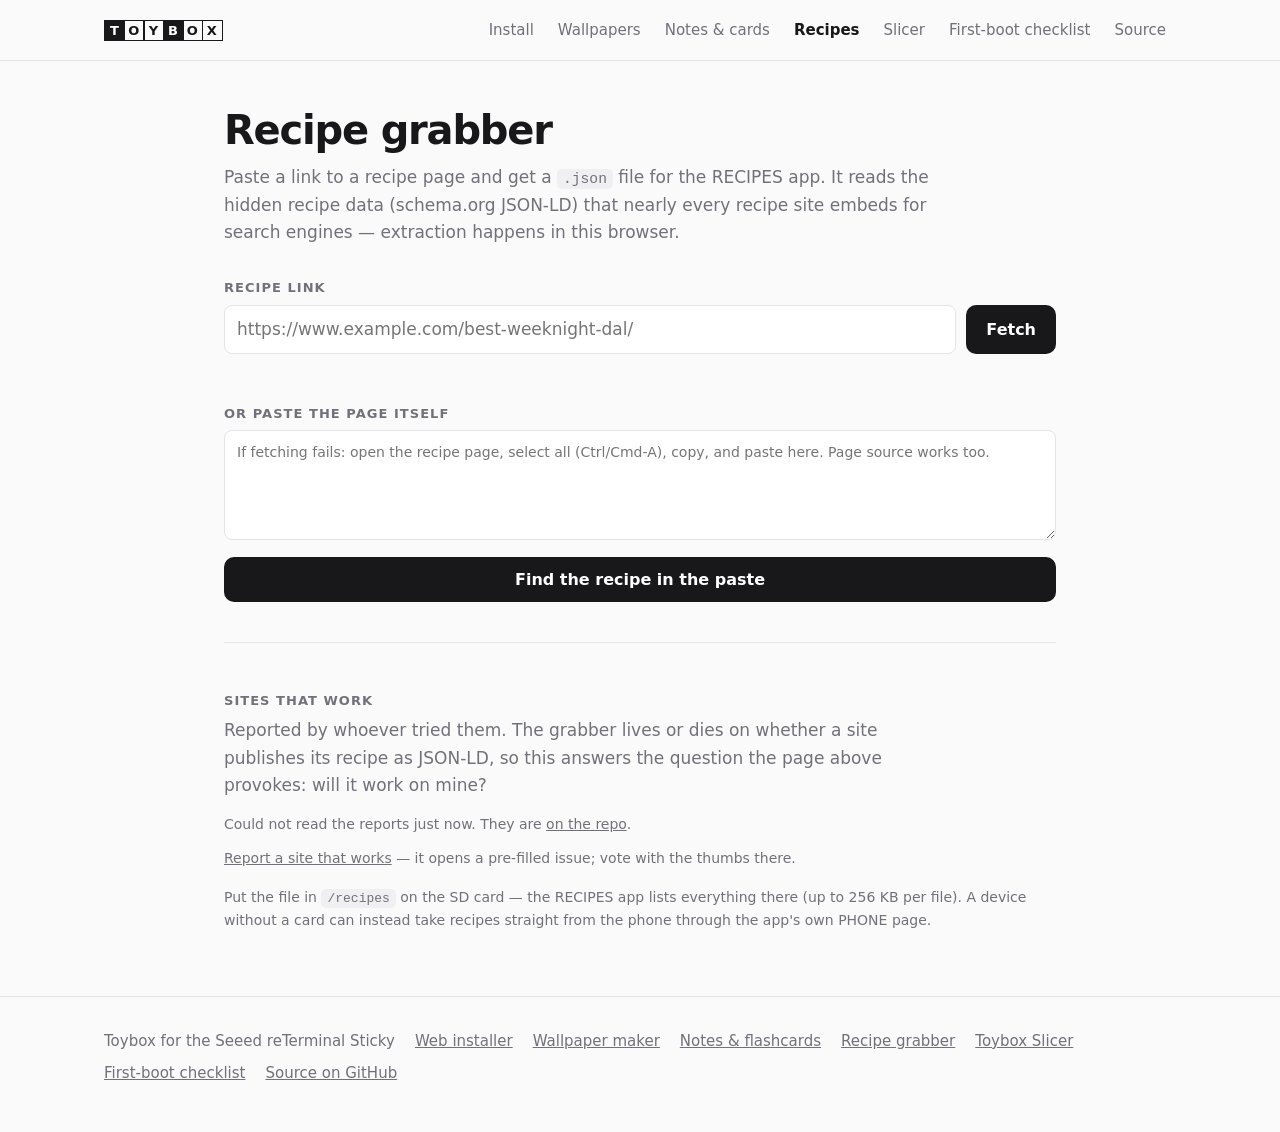
<file: docs/recipe.html>
<!doctype html>
<html lang="en">
<head>
<meta charset="utf-8">
<meta name="viewport" content="width=device-width, initial-scale=1">
<title>Toybox · Recipe grabber</title>
<meta name="description" content="Paste a link to any online recipe and get a .json file for the Toybox RECIPES app on the Seeed reTerminal Sticky. Extraction happens in your browser.">
<link rel="stylesheet" href="site.css">
<style>
  /* Page-local only; the frame, the type and the header live in site.css. */
  .page { padding: 48px 24px 64px; max-width: 880px; }
  h1 { font-size: clamp(30px, 3.4vw, 40px); }
  .sub { color: var(--muted); margin: 12px 0 32px; max-width: 68ch; }
  .ghead {
    font-size: 13px; font-weight: 600; text-transform: uppercase;
    letter-spacing: 0.08em; color: var(--muted); margin: 20px 0 6px;
  }
  input[type=url], input[type=text], textarea {
    width: 100%; padding: 10px 12px; border: 1px solid var(--line);
    border-radius: 8px; font: inherit; background: #fff;
  }
  textarea { min-height: 110px; resize: vertical; font-size: 14px; }
  .row { display: flex; gap: 10px; }
  .row input { flex: 1; }
  button.act {
    padding: 11px 20px; border: 0; border-radius: 10px;
    background: var(--fg); color: #fff; font: 600 16px system-ui;
    cursor: pointer; white-space: nowrap;
  }
  button.act:disabled { background: #a1a1aa; }
  button.wide { width: 100%; margin-top: 8px; padding: 13px; }
  .err { color: #b91c1c; font-size: 14px; margin-top: 10px; min-height: 1.4em; }
  .card {
    border: 1px solid var(--line); border-radius: 10px; background: #fff;
    padding: 16px 18px; margin-top: 20px; display: none;
  }
  .card h2 { font-size: 20px; font-weight: 650; }
  .meta { color: var(--muted); font-size: 14px; margin: 2px 0 12px; }
  .card h3 {
    font-size: 13px; font-weight: 600; text-transform: uppercase;
    letter-spacing: 0.08em; color: var(--muted); margin: 12px 0 4px;
  }
  .card ul, .card ol { padding-left: 22px; font-size: 15px; }
  .card li { margin: 2px 0; }
  .hint { font-size: 14px; color: var(--muted); margin-top: 16px; }
  .hint code { font-size: 13px; }
  /* --- the compatibility list ---------------------------------------------
     Reports live as issues on the repo, one per site, titled "recipe site:
     <domain>". Votes are the issue's own thumbs. Nothing is stored here and
     there is no server: the list is one unauthenticated GET, which is why it
     is cached for the session -- GitHub allows sixty an hour per address and
     a visitor who fetches three recipes should not spend three of them. */
  .sites { margin-top: 40px; border-top: 1px solid var(--line); padding-top: 28px; }
  .sitelist { list-style: none; padding: 0; margin: 14px 0 0; }
  .siterow {
    display: flex; align-items: baseline; gap: 12px;
    padding: 10px 0; border-bottom: 1px solid var(--line);
  }
  .siterow a.dom { font-weight: 600; text-decoration: none; }
  .siterow .who { color: var(--muted); font-size: 14px; }
  .siterow .tally { margin-left: auto; white-space: nowrap; font-size: 14px; color: var(--muted); }
  .siterow .tally b { color: var(--fg); font-weight: 600; }
  .sitenote { font-size: 14px; color: var(--muted); margin-top: 12px; }
</style>
</head>
<body>

<header class="site-header">
  <div class="inner">
    <a class="mark" href="index.html" aria-label="Toybox">
      <span>T</span><span>O</span><span>Y</span><span>B</span><span>O</span><span>X</span>
    </a>
    <nav class="site-nav">
      <a href="index.html">Install</a>
      <a href="wallpaper.html">Wallpapers</a>
      <a href="editor.html">Notes &amp; cards</a>
      <a href="recipe.html" aria-current="page">Recipes</a>
      <a href="https://github.com/z4b333/Toybox-slicer">Slicer</a>
      <a href="checklist.html">First-boot checklist</a>
      <a href="https://github.com/z4b333/sticky-toybox">Source</a>
    </nav>
  </div>
</header>

<main class="wrap page">
  <h1>Recipe grabber</h1>
  <p class="sub">Paste a link to a recipe page and get a <code>.json</code>
  file for the RECIPES app. It reads the hidden recipe data (schema.org
  JSON-LD) that nearly every recipe site embeds for search engines —
  extraction happens in this browser.</p>

  <div class="ghead">Recipe link</div>
  <div class="row">
    <input type="url" id="url" placeholder="https://www.example.com/best-weeknight-dal/" spellcheck="false">
    <button class="act" id="go">Fetch</button>
  </div>
  <div class="err" id="err"></div>

  <div class="ghead">Or paste the page itself</div>
  <textarea id="paste" placeholder="If fetching fails: open the recipe page, select all (Ctrl/Cmd-A), copy, and paste here. Page source works too."></textarea>
  <button class="act wide" id="scan">Find the recipe in the paste</button>

  <div class="card" id="card">
    <h2 id="rname"></h2>
    <div class="meta" id="rmeta"></div>
    <h3>Ingredients</h3>
    <ul id="ring"></ul>
    <h3>Steps</h3>
    <ol id="rst"></ol>
    <div class="ghead">File name</div>
    <input type="text" id="fname" spellcheck="false">
    <button class="act wide" id="save">Download .json</button>
  </div>

  <div class="sites">
    <div class="ghead">Sites that work</div>
    <p class="sub" style="margin:6px 0 0">Reported by whoever tried them. The
    grabber lives or dies on whether a site publishes its recipe as JSON-LD, so
    this answers the question the page above provokes: will it work on mine?</p>

    <ul class="sitelist" id="sitelist">
      <li class="sitenote" id="sitestat">reading the reports&hellip;</li>
    </ul>

    <p class="sitenote" id="siteadd"></p>
  </div>

  <p class="sitenote" id="worked" style="display:none"></p>

  <p class="hint">Put the file in <code>/recipes</code> on the SD card — the
  RECIPES app lists everything there (up to 256&nbsp;KB per file). A device
  without a card can instead take recipes straight from the phone through the
  app's own PHONE page.</p>

</main>

<footer class="site-footer">
  <div class="inner">
    <span>Toybox for the Seeed reTerminal Sticky</span>
    <a href="index.html">Web installer</a>
    <a href="wallpaper.html">Wallpaper maker</a>
    <a href="editor.html">Notes &amp; flashcards</a>
    <a href="recipe.html">Recipe grabber</a>
    <a href="https://github.com/z4b333/Toybox-slicer">Toybox Slicer</a>
    <a href="checklist.html">First-boot checklist</a>
    <a href="https://github.com/z4b333/sticky-toybox">Source on GitHub</a>
  </div>
</footer>

<script>
'use strict';
// The device reads raw schema.org Recipe JSON from /recipes/*.json, so the
// file saved here is the recipe object exactly as the site published it --
// the firmware's parser copes with @graph wrappers, HowToSections, entities
// and the rest. Fetching goes direct first, then through public CORS relays,
// because almost no recipe site allows a cross-site read.
var found = null;
var err = document.getElementById('err');
var card = document.getElementById('card');
var fname = document.getElementById('fname');

function firstRecipe(o){
  if (!o || typeof o !== 'object') return null;
  var t = o['@type'];
  if (t === 'Recipe' || (Array.isArray(t) && t.indexOf('Recipe') >= 0)) return o;
  if (Array.isArray(o)) {
    for (var i = 0; i < o.length; i++) { var r = firstRecipe(o[i]); if (r) return r; }
    return null;
  }
  for (var k in o) {
    if (o[k] && typeof o[k] === 'object') { var r2 = firstRecipe(o[k]); if (r2) return r2; }
  }
  return null;
}
function extract(text){
  var cands = [];
  try { cands.push(JSON.parse(text)); } catch (e) {}
  var re = /<script[^>]*ld\+json[^>]*>([\s\S]*?)<\/script>/gi, m;
  while ((m = re.exec(text))) { try { cands.push(JSON.parse(m[1])); } catch (e) {} }
  for (var i = 0; i < cands.length; i++) { var r = firstRecipe(cands[i]); if (r) return r; }
  return null;
}
function txt(v){ return v == null ? '' : (typeof v === 'string' ? v : String(v)); }
function flatSteps(v, out){
  if (v == null) return;
  if (typeof v === 'string') { if (v.trim()) out.push(v.trim()); return; }
  if (Array.isArray(v)) { for (var i = 0; i < v.length; i++) flatSteps(v[i], out); return; }
  if (typeof v === 'object') {
    if (v.itemListElement) return flatSteps(v.itemListElement, out);
    var t = txt(v.text) || txt(v.name);
    if (t.trim()) out.push(t.trim());
  }
}
function unhtml(s){
  var d = document.createElement('div');
  d.innerHTML = s.replace(/<[^>]*>/g, ' ');
  return d.textContent.replace(/\s+/g, ' ').trim();
}
function isoDur(s){
  var m = /^P(?:([\d.]+)D)?(?:T(?:([\d.]+)H)?(?:([\d.]+)M)?(?:[\d.]+S)?)?$/.exec(txt(s).trim());
  if (!m) return txt(s);
  var mins = (parseFloat(m[1]) || 0) * 1440 + (parseFloat(m[2]) || 0) * 60 + (parseFloat(m[3]) || 0);
  if (!mins) return '';
  var h = Math.floor(mins / 60), mm = Math.round(mins % 60);
  return (h ? h + ' h ' : '') + (mm ? mm + ' min' : '');
}

function show(r){
  found = r;
  var name = unhtml(txt(r.name)) || 'recipe';
  document.getElementById('rname').textContent = name;
  var bits = [];
  var y = r.recipeYield; if (Array.isArray(y)) y = y[y.length - 1];
  if (y) bits.push(unhtml(txt(y)));
  var t = isoDur(r.totalTime); if (t) bits.push(t);
  document.getElementById('rmeta').textContent = bits.join(' · ');
  var ing = (r.recipeIngredient || r.ingredients || []).map(txt).filter(function(s){ return s.trim(); });
  var ul = document.getElementById('ring'); ul.innerHTML = '';
  ing.forEach(function(s){
    var li = document.createElement('li'); li.textContent = unhtml(s); ul.appendChild(li);
  });
  var steps = []; flatSteps(r.recipeInstructions || r.instructions, steps);
  var ol = document.getElementById('rst'); ol.innerHTML = '';
  steps.forEach(function(s){
    var li = document.createElement('li'); li.textContent = unhtml(s); ol.appendChild(li);
  });
  var base = name.replace(/[^\w\- ]+/g, '').replace(/\s+/g, ' ').trim().slice(0, 40) || 'recipe';
  fname.value = base + '.json';
  card.style.display = 'block';
  card.scrollIntoView({behavior: 'smooth', block: 'nearest'});
}

function tryText(text, from, advice){
  var r = extract(text);
  if (!r) { err.textContent = 'No recipe data found in ' + from + ' — ' + advice; return false; }
  err.textContent = '';
  show(r);
  // A working extraction is the only evidence the list wants, and this is the
  // moment it exists. Offered rather than sent: nothing leaves the browser
  // unless the reader clicks.
  var d = domainOf(document.getElementById('url').value.trim());
  var w = document.getElementById('worked');
  if (d) {
    w.innerHTML = 'Worked on <b>' + d + '</b>. ' +
                  '<a href="' + siteIssueUrl(d) + '">Add it to the list below</a>.';
    w.style.display = '';
  }
  return true;
}

// Direct first; a same-origin-friendly site needs no relay and nothing
// leaves this browser but the page request itself.
var RELAYS = [
  function(u){ return 'https://api.allorigins.win/raw?url=' + encodeURIComponent(u); },
  function(u){ return 'https://corsproxy.io/?url=' + encodeURIComponent(u); }
];
function fetchUrl(){
  var u = document.getElementById('url').value.trim();
  if (!u) { err.textContent = 'Paste a link first.'; return; }
  if (!/^https?:\/\//i.test(u)) u = 'https://' + u;
  var go = document.getElementById('go');
  go.disabled = true; err.textContent = 'Fetching…';
  var tries = [u].concat(RELAYS.map(function(r){ return r(u); }));
  (function next(i){
    if (i >= tries.length) {
      go.disabled = false;
      err.textContent = 'Could not fetch that page from the browser. Open the ' +
        'link, select all, copy, and paste it in the box below instead.';
      return;
    }
    fetch(tries[i]).then(function(res){
      if (!res.ok) throw 0;
      return res.text();
    }).then(function(text){
      go.disabled = false;
      tryText(text, 'that page', 'try pasting the page itself below.');
    }).catch(function(){ next(i + 1); });
  })(0);
}

document.getElementById('go').addEventListener('click', fetchUrl);
document.getElementById('url').addEventListener('keydown', function(e){
  if (e.key === 'Enter') fetchUrl();
});
document.getElementById('scan').addEventListener('click', function(){
  var p = document.getElementById('paste').value;
  if (!p.trim()) { err.textContent = 'The paste box is empty.'; return; }
  tryText(p, 'the paste', 'paste the page source (view-source:) if plain copy did not carry it.');
});

document.getElementById('save').addEventListener('click', function(){
  if (!found) return;
  var json = JSON.stringify(found, null, 1);
  if (json.length > (256 << 10)) json = JSON.stringify(found);
  var a = document.createElement('a');
  a.href = URL.createObjectURL(new Blob([json], {type: 'application/json'}));
  var n = fname.value.trim() || 'recipe.json';
  if (!/\.json$/i.test(n)) n += '.json';
  a.download = n;
  a.click();
  URL.revokeObjectURL(a.href);
});
// --- which sites this works on ----------------------------------------------
// The grabber lives or dies on whether a site publishes its recipe as JSON-LD,
// so the useful thing to tell a visitor is which sites do. There is no server
// here and nowhere to keep a list, so the list is kept where the project
// already lives: one issue per site on the repo, titled "recipe site: <domain>",
// and the issue's own thumbs are the votes.
//
// Reading it is one unauthenticated GET. GitHub allows sixty of those an hour
// per address, and a visitor who fetches three recipes should not spend three
// of them, so the answer is kept for the session.
var REPO = 'z4b333/sticky-toybox';
var TITLE_PREFIX = 'recipe site:';

function siteIssueUrl(domain) {
  var body =
    'The recipe grabber at https://z4b333.github.io/sticky-toybox/recipe.html\n' +
    'worked on this site.\n\n' +
    'Example recipe URL: \n\n' +
    '_Thumbs-up this issue if it worked for you too, thumbs-down if it did not._\n';
  return 'https://github.com/' + REPO + '/issues/new?title=' +
         encodeURIComponent(TITLE_PREFIX + ' ' + (domain || '')) +
         '&body=' + encodeURIComponent(body);
}

function domainOf(u) {
  try { return new URL(u).hostname.replace(/^www\./, ''); } catch (e) { return ''; }
}

function renderSites(items) {
  var list = document.getElementById('sitelist');
  var stat = document.getElementById('sitestat');
  var rows = items
    .filter(function (it) {
      return !it.pull_request &&
             (it.title || '').toLowerCase().indexOf(TITLE_PREFIX) === 0;
    })
    .map(function (it) {
      var r = it.reactions || {};
      return {
        domain: it.title.slice(TITLE_PREFIX.length).trim() || '(unnamed)',
        url: it.html_url,
        who: (it.user && it.user.login) || '',
        up: r['+1'] || 0,
        down: r['-1'] || 0
      };
    })
    .sort(function (a, b) { return (b.up - b.down) - (a.up - a.down) || a.domain.localeCompare(b.domain); });

  if (!rows.length) {
    stat.textContent = 'No sites reported yet. If the grabber works on yours, ' +
                       'say so and it lands here.';
    return;
  }
  list.innerHTML = '';
  rows.forEach(function (r) {
    var li = document.createElement('li');
    li.className = 'siterow';
    var a = document.createElement('a');
    a.className = 'dom';
    a.href = r.url;
    a.textContent = r.domain;
    var who = document.createElement('span');
    who.className = 'who';
    who.textContent = r.who ? 'reported by ' + r.who : '';
    var tally = document.createElement('span');
    tally.className = 'tally';
    tally.innerHTML = '<b>' + r.up + '</b> worked' +
                      (r.down ? ' &middot; ' + r.down + ' did not' : '');
    li.appendChild(a); li.appendChild(who); li.appendChild(tally);
    list.appendChild(li);
  });
}

function loadSites() {
  var add = document.getElementById('siteadd');
  add.innerHTML = '<a href="' + siteIssueUrl('') + '">Report a site that works</a>' +
                  ' &mdash; it opens a pre-filled issue; vote with the thumbs there.';
  var cached = null;
  try { cached = sessionStorage.getItem('toybox_sites'); } catch (e) {}
  if (cached) { try { renderSites(JSON.parse(cached)); return; } catch (e) {} }
  fetch('https://api.github.com/repos/' + REPO + '/issues?state=all&per_page=100',
        { headers: { Accept: 'application/vnd.github+json' } })
    .then(function (r) { if (!r.ok) throw new Error(r.status); return r.json(); })
    .then(function (j) {
      try { sessionStorage.setItem('toybox_sites', JSON.stringify(j)); } catch (e) {}
      renderSites(j);
    })
    .catch(function () {
      // Rate-limited, offline, or blocked: say so plainly rather than leaving
      // "reading the reports..." on the screen for ever.
      document.getElementById('sitestat').innerHTML =
        'Could not read the reports just now. They are ' +
        '<a href="https://github.com/' + REPO + '/issues">on the repo</a>.';
    });
}
loadSites();
</script>
</body>
</html>
</file>
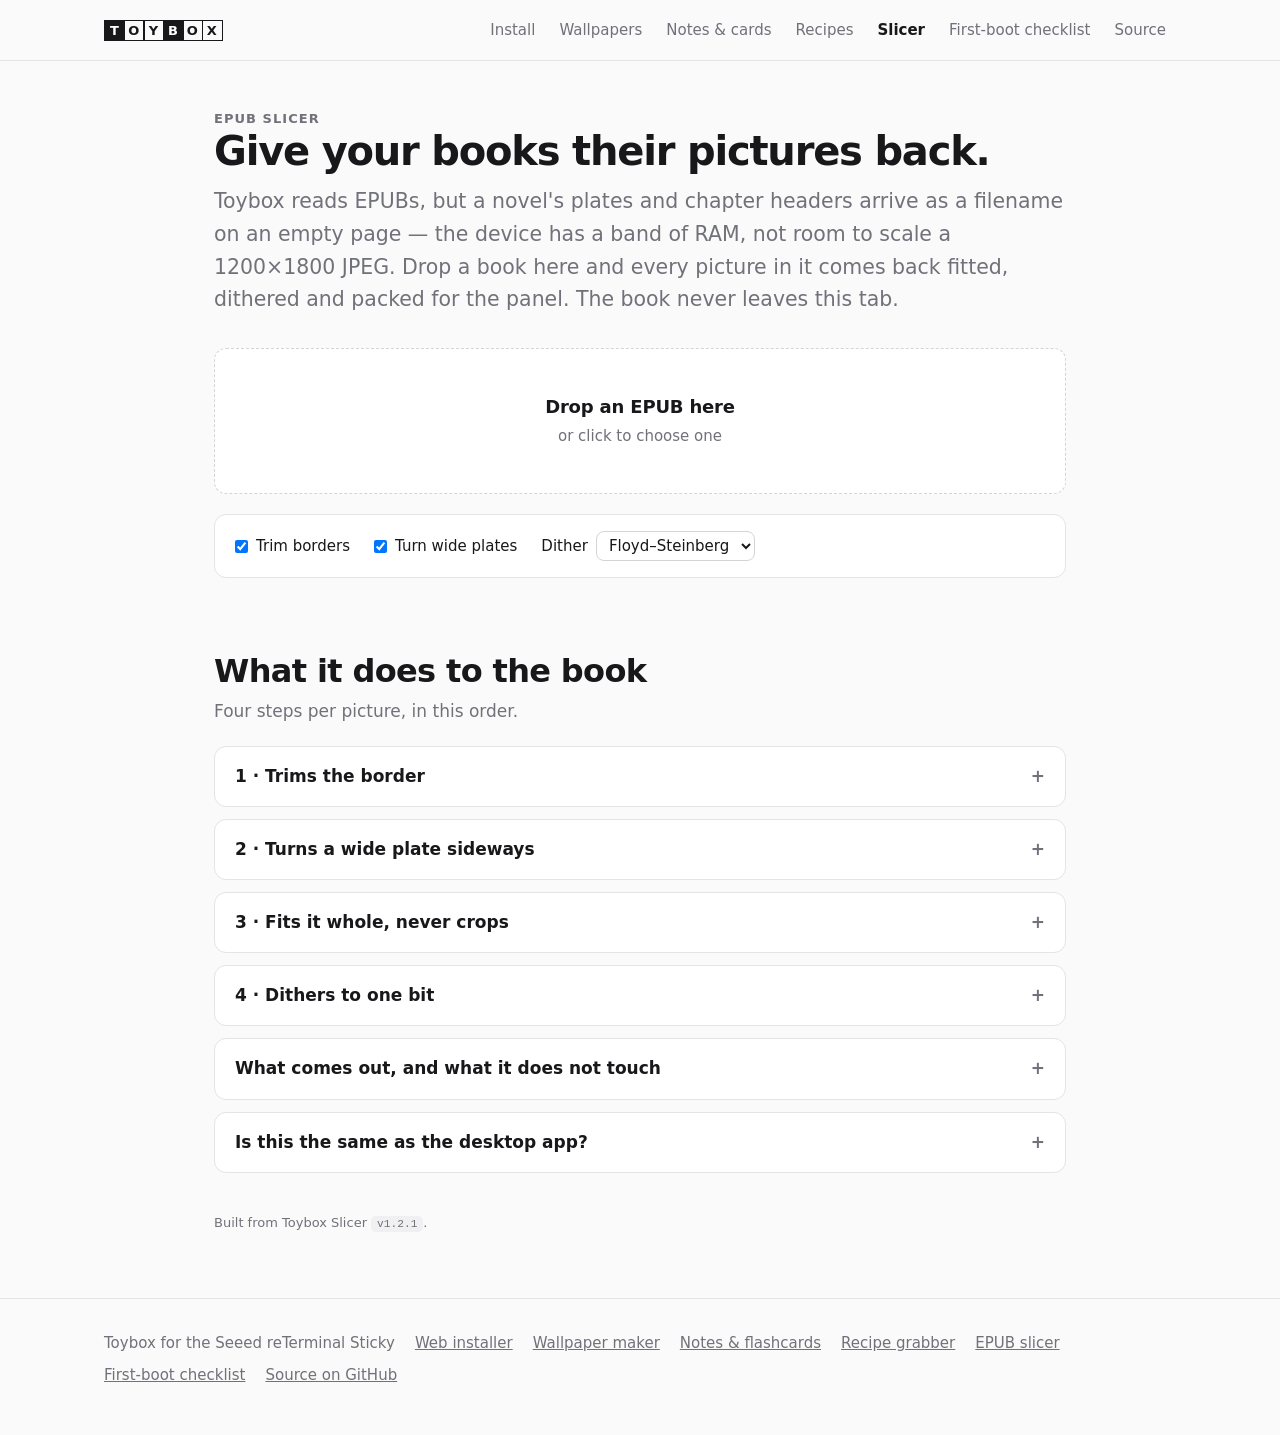
<file: docs/slicer.html>
<!doctype html>
<html lang="en">
<head>
<meta charset="utf-8">
<meta name="viewport" content="width=device-width, initial-scale=1">
<title>Toybox · EPUB Slicer</title>
<meta name="description" content="Prepare an EPUB's artwork for Toybox on the Seeed reTerminal Sticky: every illustration fitted, dithered and packed to 480x800 one-bit, entirely in your browser. The book is never uploaded.">
<link rel="stylesheet" href="site.css">
<style>
  /* Page-local only; the frame, the type and the header live in site.css. */
  .page { padding: 48px 24px 64px; max-width: 900px; }
  h1 { font-size: clamp(30px, 3.4vw, 40px); }
  .sub { margin: 12px 0 32px; max-width: 68ch; }

  .drop {
    border: 1.5px dashed var(--line-strong); border-radius: var(--radius);
    background: var(--panel); padding: 44px 24px; text-align: center;
    cursor: pointer; transition: border-color .15s, color .15s;
  }
  .drop:hover, .drop.hot { border-color: var(--fg); }
  .drop b { display: block; font-size: 18px; font-weight: 640; letter-spacing: -0.01em; }
  .drop span { color: var(--muted); font-size: 15px; }
  .drop.busy { cursor: progress; }
  input[type=file] { display: none; }

  .opts {
    display: flex; flex-wrap: wrap; gap: 12px 24px; align-items: center;
    margin-top: 20px; padding: 16px 20px; font-size: 15px;
    background: var(--panel); border: 1px solid var(--line);
    border-radius: var(--radius);
  }
  .opts label { display: flex; align-items: center; gap: 8px; cursor: pointer; }
  .opts select {
    font: inherit; font-size: 15px; padding: 4px 8px; color: var(--fg);
    background: var(--panel); border: 1px solid var(--line-strong); border-radius: 8px;
  }

  .bar {
    height: 4px; background: var(--line); border-radius: 2px;
    overflow: hidden; margin-top: 20px; display: none;
  }
  .bar i { display: block; height: 100%; width: 0; background: var(--accent); transition: width .12s; }

  .log {
    margin-top: 18px;
    font: 13px/1.7 ui-monospace, "SF Mono", SFMono-Regular, Menlo, Consolas, monospace;
    color: var(--muted); max-height: 320px; overflow: auto;
  }
  .log .bad { color: #b91c1c; }
  .log .good { color: var(--fg); font-weight: 600; }

  .done { margin-top: 22px; display: none; }
  a.actbtn { display: inline-block; text-decoration: none; }

  .after { margin-top: 56px; }
  .after h2 { margin-bottom: 8px; }
  .after > p { color: var(--muted); margin-bottom: 20px; }
  .stamp { margin-top: 40px; font-size: 13px; color: var(--muted); }
</style>
</head>
<body>

<header class="site-header">
  <div class="inner">
    <a class="mark" href="index.html" aria-label="Toybox">
      <span>T</span><span>O</span><span>Y</span><span>B</span><span>O</span><span>X</span>
    </a>
    <nav class="site-nav">
      <a href="index.html">Install</a>
      <a href="wallpaper.html">Wallpapers</a>
      <a href="editor.html">Notes &amp; cards</a>
      <a href="recipe.html">Recipes</a>
      <a href="slicer.html" aria-current="page">Slicer</a>
      <a href="checklist.html">First-boot checklist</a>
      <a href="https://github.com/z4b333/sticky-toybox">Source</a>
    </nav>
  </div>
</header>

<main>
  <div class="wrap page">

    <p class="eyebrow">EPUB slicer</p>
    <h1>Give your books their pictures back.</h1>
    <p class="sub lede">Toybox reads EPUBs, but a novel's plates and chapter
    headers arrive as a filename on an empty page — the device has a band of
    RAM, not room to scale a 1200&times;1800 JPEG. Drop a book here and every
    picture in it comes back fitted, dithered and packed for the panel. The
    book never leaves this tab.</p>

    <div class="drop" id="drop">
      <b>Drop an EPUB here</b>
      <span>or click to choose one</span>
      <input type="file" id="file" accept=".epub,application/epub+zip">
    </div>

    <div class="opts">
      <label><input type="checkbox" id="trim" checked> Trim borders</label>
      <label><input type="checkbox" id="turn" checked> Turn wide plates</label>
      <label>Dither
        <select id="dither">
          <option value="fs" selected>Floyd&ndash;Steinberg</option>
          <option value="serpentine">Serpentine</option>
          <option value="none">Threshold</option>
        </select>
      </label>
    </div>

    <div class="bar" id="bar"><i id="fill"></i></div>
    <div class="log" id="log"></div>
    <div class="done" id="done"></div>

    <div class="after">
      <h2>What it does to the book</h2>
      <p>Four steps per picture, in this order.</p>

      <details>
        <summary>1 &middot; Trims the border</summary>
        <p>Plates ship with dead space: a scan margin, or a drawing centred on
        a coloured field. The border colour is read off the outermost ring
        rather than assumed to be white, so a plate bled to black is trimmed
        too. It happens <em>before</em> fitting, so the scale is computed from
        the art instead of the frame.</p>
        <p><b>Except the cover.</b> The first picture in reading order is left
        whole, because there the flat band is not dead space — it is the design
        the title sits in. It is fitted, not cropped to fill: filling the panel
        from a 2:3 cover cuts 5% off each side, which was enough to take the
        end off the title and the whole illustrator credit on the book this was
        measured against.</p>
      </details>

      <details>
        <summary>2 &middot; Turns a wide plate sideways</summary>
        <p>A 2.2:1 picture fitted upright into a 480&times;800 panel covers 27%
        of the glass. Turned anticlockwise it covers 75%. Anything wider than
        1.15:1 gets turned — the same direction a manga spread comes upright,
        so everything you tilt the device for is tilted the same way.</p>
      </details>

      <details>
        <summary>3 &middot; Fits it whole, never crops</summary>
        <p>Lanczos down to fit inside 480&times;800, centred on white. A
        wallpaper is cropped to fill because a letterboxed photo reads as a
        mistake; a plate is not, because cropping one cuts the edges off the
        drawing.</p>
      </details>

      <details>
        <summary>4 &middot; Dithers to one bit</summary>
        <p>Floyd&ndash;Steinberg by default. <b>Serpentine</b> reverses the
        scan direction on every other row, which cancels the faint diagonal
        worms raster order leaves in flat greys — measured on real pages, tone
        error unchanged, directional bias down 29&times;. <b>Threshold</b> does
        no diffusion at all, which is what you want for a page that is really
        text: a scanned map, a table, a title plate.</p>
      </details>

      <details>
        <summary>What comes out, and what it does not touch</summary>
        <p>Each picture becomes a <code>toybox/&lt;path&gt;.tbi</code> entry:
        480&times;800, one bit, 48,008 bytes, which the reader blits straight
        to the panel. Your book's own text, pictures, order and metadata are
        copied through byte for byte — the original compressed streams are
        moved across without being unpacked — so the file still opens in any
        other reader exactly as it did before.</p>
        <p>SVG is skipped and says so: the device cannot draw one either.</p>
      </details>

      <details>
        <summary>Is this the same as the desktop app?</summary>
        <p>Byte for byte, yes, and that is tested rather than hoped for.
        <a href="https://github.com/z4b333/Toybox-slicer">TOYBOX Slicer</a> is
        the desktop version — it also does CBZ manga, wallpapers and cover
        sidecars, which this page does not. Its test suite converts a book both
        ways and compares every entry; the arithmetic here is a transcription
        of Pillow's, down to the integer truncation, because a dither turns a
        one-level difference into a flipped bit.</p>
      </details>
    </div>

    <p class="stamp">Built from Toybox Slicer <code>v1.2.1</code>.</p>

  </div>
</main>

<footer class="site-footer">
  <div class="inner">
    <span>Toybox for the Seeed reTerminal Sticky</span>
    <a href="index.html">Web installer</a>
    <a href="wallpaper.html">Wallpaper maker</a>
    <a href="editor.html">Notes &amp; flashcards</a>
    <a href="recipe.html">Recipe grabber</a>
    <a href="slicer.html">EPUB slicer</a>
    <a href="checklist.html">First-boot checklist</a>
    <a href="https://github.com/z4b333/sticky-toybox">Source on GitHub</a>
  </div>
</footer>

<script type="module">
import { convertEpub } from "./slicer/convert.js";

const $ = (id) => document.getElementById(id);
const drop = $("drop"), file = $("file"), log = $("log"), done = $("done");
const bar = $("bar"), fill = $("fill");
let busy = false;

function say(text, cls) {
  const d = document.createElement("div");
  if (cls) d.className = cls;
  d.textContent = text;
  log.appendChild(d);
  log.scrollTop = log.scrollHeight;
}

drop.onclick = () => { if (!busy) file.click(); };
file.onchange = () => { if (file.files[0]) go(file.files[0]); };
for (const e of ["dragenter", "dragover"]) {
  drop.addEventListener(e, (ev) => { ev.preventDefault(); drop.classList.add("hot"); });
}
for (const e of ["dragleave", "drop"]) {
  drop.addEventListener(e, () => drop.classList.remove("hot"));
}
drop.addEventListener("drop", (ev) => {
  ev.preventDefault();
  const f = ev.dataTransfer.files[0];
  if (f) go(f);
});

async function go(f) {
  if (busy) return;
  busy = true;
  drop.classList.add("busy");
  log.textContent = "";
  done.textContent = "";
  done.style.display = "none";
  bar.style.display = "block";
  fill.style.width = "0";

  const size = f.size >= 1048576
    ? (f.size / 1048576).toFixed(1) + " MB"
    : Math.round(f.size / 1024) + " KB";
  say(`${f.name} — ${size}`);

  const t0 = performance.now();
  try {
    const bytes = new Uint8Array(await f.arrayBuffer());
    const opts = {
      trim: $("trim").checked,
      turn: $("turn").checked,
      dither: $("dither").value,
    };
    const r = await convertEpub(bytes, opts, ({ done: n, total, name }) => {
      fill.style.width = (100 * n / total) + "%";
      if (n === 1 || n % 5 === 0 || n === total) say(`  ${n}/${total}  ${name}`);
    });
    const secs = ((performance.now() - t0) / 1000).toFixed(1);
    for (const p of r.problems) say("  " + p, "bad");
    if (r.cover) say(`  cover (first page, kept whole and untrimmed) — ${r.cover}`);
    if (r.trimmed || r.turned) {
      const bits = [];
      if (r.trimmed) bits.push(`trimmed a border off ${r.trimmed}`);
      if (r.turned) bits.push(`turned ${r.turned} wide picture(s) sideways`);
      say(`  ${bits.join(", ")} of ${r.prepared}`);
    }
    const tail = r.skipped ? `, ${r.skipped} SVG skipped` : "";
    say(`prepared ${r.prepared} of ${r.total} picture(s) in ${secs}s${tail}`,
        r.failed ? "bad" : "good");

    const a = document.createElement("a");
    a.className = "actbtn";
    a.href = URL.createObjectURL(r.blob);
    a.download = f.name.replace(/\.epub$/i, "") + ".epub";
    a.textContent = "Save the book";
    done.appendChild(a);
    const note = document.createElement("p");
    note.className = "sub";
    note.style.marginTop = "10px";
    note.style.fontSize = "15px";
    note.textContent = "Copy it to the card's books folder, the same as any other EPUB.";
    done.appendChild(note);
    done.style.display = "block";
  } catch (e) {
    say("failed: " + (e && e.message || e), "bad");
  } finally {
    busy = false;
    drop.classList.remove("busy");
  }
}
</script>
</body>
</html>
</file>
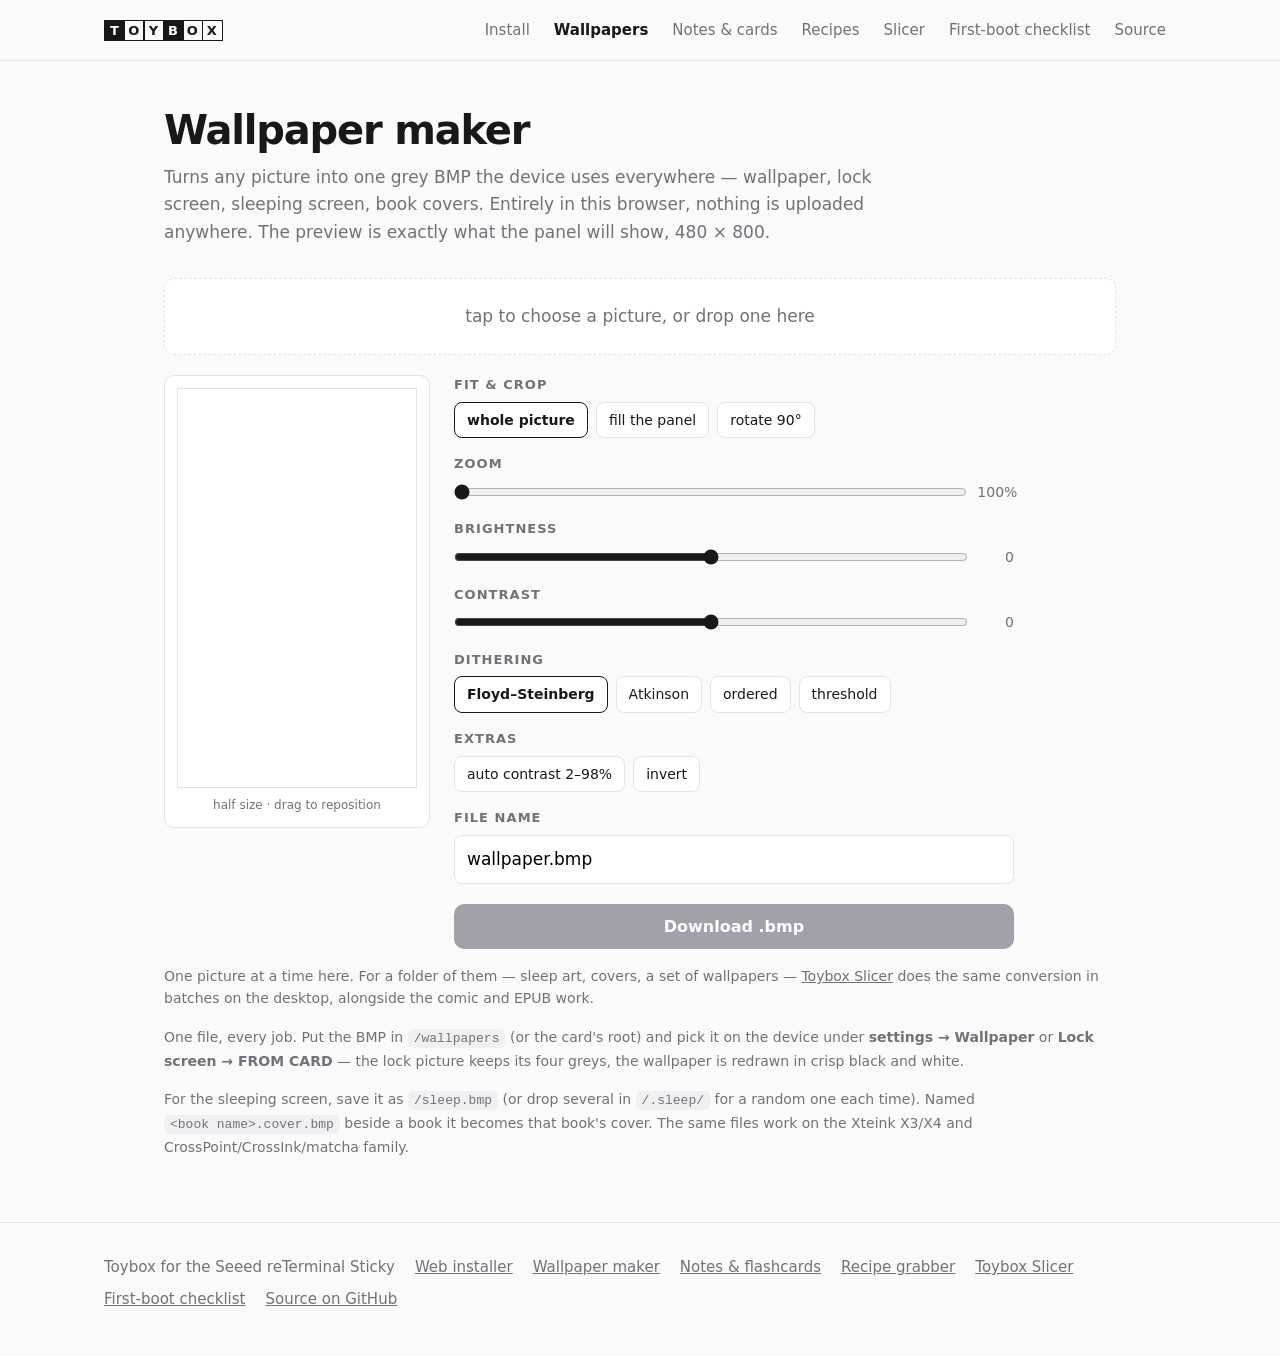
<file: docs/wallpaper.html>
<!doctype html>
<html lang="en">
<head>
<meta charset="utf-8">
<meta name="viewport" content="width=device-width, initial-scale=1">
<title>Toybox · Wallpaper Maker</title>
<meta name="description" content="Convert any picture for Toybox on the Seeed reTerminal Sticky: crop, zoom, brightness, contrast, four dithering algorithms, one grey BMP download — entirely in your browser.">
<link rel="stylesheet" href="site.css">
<style>
  /* Page-local only; the frame, the type and the header live in site.css. */
  .page { padding: 48px 24px 64px; max-width: 1000px; }
  h1 { font-size: clamp(30px, 3.4vw, 40px); }
  .sub { color: var(--muted); margin: 12px 0 32px; max-width: 68ch; }
  .row { display: flex; gap: 24px; flex-wrap: wrap; align-items: flex-start; }
  /* Capped: a slider six hundred pixels wide is harder to place than a
     short one, and the preview is the thing worth the width. */
  .panel { flex: 1 1 280px; min-width: 280px; max-width: 560px; }
  .preview-wrap {
    flex: 0 0 auto; border: 1px solid var(--line); border-radius: 10px;
    background: #fff; padding: 12px;
  }
  canvas#pv {
    width: 240px; height: 400px; display: block;
    image-rendering: pixelated; border: 1px solid var(--line);
    background: #fff; touch-action: none; cursor: grab;
  }
  canvas#pv.dragging { cursor: grabbing; }
  .pvcap { font-size: 12px; color: var(--muted); text-align: center; margin-top: 8px; }
  .drop {
    border: 1.5px dashed var(--line); border-radius: 10px; background: #fff;
    padding: 24px 16px; text-align: center; color: var(--muted);
    cursor: pointer; margin-bottom: 20px;
  }
  .drop.hot { border-color: var(--fg); color: var(--fg); }
  .group { margin-bottom: 16px; }
  .ghead {
    font-size: 13px; font-weight: 600; text-transform: uppercase;
    letter-spacing: 0.08em; color: var(--muted); margin-bottom: 6px;
  }
  .opts { display: flex; gap: 8px; flex-wrap: wrap; }
  .opts label {
    border: 1px solid var(--line); border-radius: 8px; background: #fff;
    padding: 6px 12px; cursor: pointer; font-size: 14px; user-select: none;
  }
  .opts label:has(input:checked) { border-color: var(--fg); font-weight: 600; }
  .opts input { display: none; }
  input[type=range] { width: 100%; accent-color: var(--fg); }
  .slider-row { display: flex; gap: 10px; align-items: center; font-size: 14px; }
  .slider-row output { min-width: 4ch; text-align: right; color: var(--muted); }
  button.act {
    width: 100%; padding: 13px; border: 0; border-radius: 10px;
    background: var(--fg); color: #fff; font: 600 16px system-ui;
    cursor: pointer; margin-top: 4px;
  }
  button.act:disabled { background: #a1a1aa; }
  button.small {
    padding: 6px 12px; border: 1px solid var(--line); border-radius: 8px;
    background: #fff; color: var(--fg); font: 500 14px system-ui; cursor: pointer;
  }
  input[type=text] {
    width: 100%; padding: 10px 12px; border: 1px solid var(--line);
    border-radius: 8px; font: inherit; background: #fff;
  }
  .hint { font-size: 14px; color: var(--muted); margin-top: 16px; }
  .hint code { font-size: 13px; }
</style>
</head>
<body>

<header class="site-header">
  <div class="inner">
    <a class="mark" href="index.html" aria-label="Toybox">
      <span>T</span><span>O</span><span>Y</span><span>B</span><span>O</span><span>X</span>
    </a>
    <nav class="site-nav">
      <a href="index.html">Install</a>
      <a href="wallpaper.html" aria-current="page">Wallpapers</a>
      <a href="editor.html">Notes &amp; cards</a>
      <a href="recipe.html">Recipes</a>
      <a href="https://github.com/z4b333/Toybox-slicer">Slicer</a>
      <a href="checklist.html">First-boot checklist</a>
      <a href="https://github.com/z4b333/sticky-toybox">Source</a>
    </nav>
  </div>
</header>

<main class="wrap page">
  <h1>Wallpaper maker</h1>
  <p class="sub">Turns any picture into one grey BMP the device uses everywhere
  — wallpaper, lock screen, sleeping screen, book covers. Entirely in this
  browser, nothing is uploaded anywhere. The preview is exactly what the
  panel will show, 480 × 800.</p>

  <div class="drop" id="drop">
    tap to choose a picture, or drop one here
    <input type="file" id="file" accept="image/*" hidden>
  </div>

  <div class="row">
    <div class="preview-wrap">
      <canvas id="pv" width="480" height="800"></canvas>
      <div class="pvcap">half size · drag to reposition</div>
    </div>

    <div class="panel">
      <div class="group">
        <div class="ghead">Fit &amp; crop</div>
        <div class="opts">
          <label><input type="radio" name="fit" value="fit" checked>whole picture</label>
          <label><input type="radio" name="fit" value="fill">fill the panel</label>
          <button class="small" id="rot">rotate 90°</button>
        </div>
      </div>

      <div class="group">
        <div class="ghead">Zoom</div>
        <div class="slider-row">
          <input type="range" id="zoom" min="100" max="300" value="100">
          <output id="zoomv">100%</output>
        </div>
      </div>

      <div class="group">
        <div class="ghead">Brightness</div>
        <div class="slider-row">
          <input type="range" id="bright" min="-100" max="100" value="0">
          <output id="brightv">0</output>
        </div>
      </div>

      <div class="group">
        <div class="ghead">Contrast</div>
        <div class="slider-row">
          <input type="range" id="contrast" min="-100" max="100" value="0">
          <output id="contrastv">0</output>
        </div>
      </div>

      <div class="group">
        <div class="ghead">Dithering</div>
        <div class="opts">
          <label><input type="radio" name="algo" value="fs" checked>Floyd–Steinberg</label>
          <label><input type="radio" name="algo" value="atkinson">Atkinson</label>
          <label><input type="radio" name="algo" value="ordered">ordered</label>
          <label><input type="radio" name="algo" value="thresh">threshold</label>
        </div>
      </div>

      <div class="group" id="threshG" style="display:none">
        <div class="ghead">Threshold</div>
        <div class="slider-row">
          <input type="range" id="thresh" min="10" max="245" value="128">
          <output id="threshv">128</output>
        </div>
      </div>

      <div class="group">
        <div class="ghead">Extras</div>
        <div class="opts">
          <label><input type="checkbox" id="stretch">auto contrast 2–98%</label>
          <label><input type="checkbox" id="invert">invert</label>
        </div>
      </div>

      <div class="group">
        <div class="ghead">File name</div>
        <input type="text" id="fname" value="wallpaper.bmp" spellcheck="false">
      </div>

      <button class="act" id="save" disabled>Download .bmp</button>
    </div>
  </div>

  <p class="hint">One picture at a time here. For a folder of them &mdash;
  sleep art, covers, a set of wallpapers &mdash; <a href="https://github.com/z4b333/Toybox-slicer">Toybox
  Slicer</a> does the same conversion in batches on the desktop, alongside the
  comic and EPUB work.</p>

  <p class="hint">One file, every job. Put the BMP in <code>/wallpapers</code>
  (or the card's root) and pick it on the device under <b>settings →
  Wallpaper</b> or <b>Lock screen → FROM&nbsp;CARD</b> — the lock picture keeps
  its four greys, the wallpaper is redrawn in crisp black and white.</p>

  <p class="hint">For the sleeping screen, save it as <code>/sleep.bmp</code>
  (or drop several in <code>/.sleep/</code> for a random one each time).
  Named <code>&lt;book&nbsp;name&gt;.cover.bmp</code> beside a book it becomes
  that book's cover. The same files work on the Xteink X3/X4 and
  CrossPoint/CrossInk/matcha family.</p>

</main>

<footer class="site-footer">
  <div class="inner">
    <span>Toybox for the Seeed reTerminal Sticky</span>
    <a href="index.html">Web installer</a>
    <a href="wallpaper.html">Wallpaper maker</a>
    <a href="editor.html">Notes &amp; flashcards</a>
    <a href="recipe.html">Recipe grabber</a>
    <a href="https://github.com/z4b333/Toybox-slicer">Toybox Slicer</a>
    <a href="checklist.html">First-boot checklist</a>
    <a href="https://github.com/z4b333/sticky-toybox">Source on GitHub</a>
  </div>
</footer>

<script>
'use strict';
// Everything happens in this page. One output for every job on the device:
//   BMP grey  8 bpp, 4-entry-effective palette 0/85/170/255, bottom-up
var W = 480, H = 800;
var img = null, rotSteps = 0;
var panX = 0, panY = 0;           // crop offset, in panel pixels
var pv = document.getElementById('pv'), ctx = pv.getContext('2d');
var drop = document.getElementById('drop'), file = document.getElementById('file');
var save = document.getElementById('save'), fname = document.getElementById('fname');
var outPix = null;                // per-pixel levels of the last render

function opt(name){ return document.querySelector('input[name='+name+']:checked').value; }
function num(id){ return parseInt(document.getElementById(id).value, 10); }

// How far the picture overflows the panel at the current fit/zoom, so panning
// clamps at the picture's edge instead of dragging in white.
function overflow(){
  if (!img) return {x: 0, y: 0};
  var iw = img.width, ih = img.height;
  if (rotSteps % 2) { var t = iw; iw = ih; ih = t; }
  var base = (opt('fit') === 'fill') ? Math.max(W/iw, H/ih) : Math.min(W/iw, H/ih);
  var s = base * num('zoom') / 100;
  return {x: Math.max(0, (iw*s - W)/2), y: Math.max(0, (ih*s - H)/2)};
}

// Draw the source into a 480x800 grey buffer per fit, zoom, rotation and pan.
function sourceGrey(){
  var c = document.createElement('canvas'); c.width = W; c.height = H;
  var g = c.getContext('2d');
  g.fillStyle = '#fff'; g.fillRect(0, 0, W, H);
  var iw = img.width, ih = img.height;
  if (rotSteps % 2) { var t = iw; iw = ih; ih = t; }
  var base = (opt('fit') === 'fill') ? Math.max(W/iw, H/ih) : Math.min(W/iw, H/ih);
  var s = base * num('zoom') / 100;
  var ov = overflow();
  panX = Math.max(-ov.x, Math.min(ov.x, panX));
  panY = Math.max(-ov.y, Math.min(ov.y, panY));
  var dw = iw*s, dh = ih*s;
  g.save();
  g.translate(W/2 + panX, H/2 + panY);
  g.rotate(rotSteps * Math.PI/2);
  var rw = (rotSteps % 2) ? dh : dw, rh = (rotSteps % 2) ? dw : dh;
  g.drawImage(img, -rw/2, -rh/2, rw, rh);
  g.restore();
  var d = g.getImageData(0, 0, W, H).data;
  var grey = new Float32Array(W*H);
  for (var i = 0; i < W*H; i++) {
    grey[i] = 0.299*d[i*4] + 0.587*d[i*4+1] + 0.114*d[i*4+2];
  }
  return grey;
}

// An 8x8 Bayer matrix, scaled to +-127 around the midpoint.
var BAYER = (function(){
  var m = [[0,32,8,40,2,34,10,42],[48,16,56,24,50,18,58,26],
           [12,44,4,36,14,46,6,38],[60,28,52,20,62,30,54,22],
           [3,35,11,43,1,33,9,41],[51,19,59,27,49,17,57,25],
           [15,47,7,39,13,45,5,37],[63,31,55,23,61,29,53,21]];
  var out = new Float32Array(64);
  for (var y = 0; y < 8; y++)
    for (var x = 0; x < 8; x++) out[y*8+x] = (m[y][x] + 0.5) * 4 - 128;
  return out;
})();

// Quantize grey to `levels` tones with the chosen algorithm. Returns a
// Uint8Array of level indices (0 = black .. levels-1 = white).
function quantize(grey, levels){
  var n1 = levels - 1, i, v, q;
  var out = new Uint8Array(W*H);
  var algo = opt('algo');
  if (algo === 'thresh') {
    var t = num('thresh');
    for (i = 0; i < grey.length; i++) {
      v = Math.max(0, Math.min(255, grey[i]));
      q = levels === 2 ? (v >= t ? 1 : 0)
                       : Math.round(Math.max(0, Math.min(255, (v - t + 128))) * n1 / 255);
      out[i] = Math.max(0, Math.min(n1, q));
    }
    return out;
  }
  if (algo === 'ordered') {
    for (var y = 0; y < H; y++)
      for (var x = 0; x < W; x++) {
        i = y*W + x;
        v = Math.max(0, Math.min(255, grey[i] + BAYER[(y&7)*8 + (x&7)] / n1));
        out[i] = Math.max(0, Math.min(n1, Math.round(v * n1 / 255)));
      }
    return out;
  }
  // Error diffusion: Floyd-Steinberg (serpentine) or Atkinson.
  var atk = algo === 'atkinson';
  for (var y2 = 0; y2 < H; y2++) {
    var ltr = !(y2 & 1) || atk;  // Atkinson runs left-to-right, like the device
    for (var xx = 0; xx < W; xx++) {
      var x2 = ltr ? xx : W-1-xx;
      i = y2*W + x2;
      v = Math.max(0, Math.min(255, grey[i]));
      q = Math.round(v * n1 / 255);
      out[i] = q;
      var err = v - q * 255 / n1;
      var dx = ltr ? 1 : -1;
      if (atk) {
        err /= 8;  // three quarters carried, one quarter dropped
        if (x2+1 < W) grey[i+1] += err;
        if (x2+2 < W) grey[i+2] += err;
        if (y2+1 < H) {
          if (x2-1 >= 0) grey[i+W-1] += err;
          grey[i+W] += err;
          if (x2+1 < W) grey[i+W+1] += err;
          if (y2+2 < H) grey[i+2*W] += err;
        }
      } else {
        if (x2+dx >= 0 && x2+dx < W) grey[i+dx] += err*7/16;
        if (y2+1 < H) {
          if (x2-dx >= 0 && x2-dx < W) grey[i+W-dx] += err*3/16;
          grey[i+W] += err*5/16;
          if (x2+dx >= 0 && x2+dx < W) grey[i+W+dx] += err*1/16;
        }
      }
    }
  }
  return out;
}

function render(){
  if (!img) return;
  var grey = sourceGrey();
  var i;

  if (document.getElementById('stretch').checked) {
    var hist = new Array(256).fill(0);
    for (i = 0; i < grey.length; i++) hist[Math.max(0, Math.min(255, grey[i]|0))]++;
    var lo = 0, hi = 255, acc = 0, n = grey.length;
    for (i = 0; i < 256; i++) { acc += hist[i]; if (acc >= n*0.02) { lo = i; break; } }
    acc = 0;
    for (i = 255; i >= 0; i--) { acc += hist[i]; if (acc >= n*0.02) { hi = i; break; } }
    if (hi > lo)
      for (i = 0; i < grey.length; i++)
        grey[i] = Math.max(0, Math.min(255, (grey[i]-lo) * 255/(hi-lo)));
  }
  var b = num('bright'), ct = num('contrast');
  if (b || ct) {
    // contrast pivots on middle grey; +100 doubles the swing, -100 flattens it
    var k = (ct + 100) / 100;
    for (i = 0; i < grey.length; i++)
      grey[i] = Math.max(0, Math.min(255, (grey[i] - 128) * k + 128 + b));
  }
  if (document.getElementById('invert').checked)
    for (i = 0; i < grey.length; i++) grey[i] = 255 - grey[i];

  var levels = 4;
  outPix = quantize(grey, levels);

  // The preview IS the output, pixel for pixel, at the output's own depth.
  var id = ctx.createImageData(W, H);
  var n1 = levels - 1;
  for (i = 0; i < W*H; i++) {
    var v = Math.round(outPix[i] * 255 / n1);
    id.data[i*4] = id.data[i*4+1] = id.data[i*4+2] = v;
    id.data[i*4+3] = 255;
  }
  ctx.putImageData(id, 0, 0);
  save.disabled = false;
}

// --- writer ------------------------------------------------------------------
function bmpHeader(buf, offBits, bpp, colors, imgBytes){
  var total = offBits + imgBytes;
  buf[0]=0x42; buf[1]=0x4D;
  buf[2]=total&255; buf[3]=(total>>8)&255; buf[4]=(total>>16)&255; buf[5]=(total>>24)&255;
  buf[10]=offBits&255; buf[11]=(offBits>>8)&255;
  buf[14]=40;
  buf[18]=W&255; buf[19]=W>>8;
  buf[22]=H&255; buf[23]=H>>8;      // positive height: bottom-up
  buf[26]=1; buf[28]=bpp;
  buf[34]=imgBytes&255; buf[35]=(imgBytes>>8)&255; buf[36]=(imgBytes>>16)&255;
  buf[46]=colors&255;
}
function bmp4Bytes(){
  var off = 14+40+1024;              // a full 8bpp palette; four entries used
  var buf = new Uint8Array(off + W*H);
  bmpHeader(buf, off, 8, 0, W*H);
  for (var i = 0; i < 256; i++) {
    var v = i < 4 ? i*85 : 0;
    buf[54+i*4] = buf[54+i*4+1] = buf[54+i*4+2] = v;
  }
  for (var y = 0; y < H; y++) {
    var src = (H-1-y)*W, dst = off + y*W;
    for (var x = 0; x < W; x++) buf[dst+x] = outPix[src+x];
  }
  return buf;
}

function load(f){
  if (!f || !f.type.match(/^image\//)) return;
  var url = URL.createObjectURL(f);
  var im = new Image();
  im.onload = function(){
    img = im; rotSteps = 0; panX = panY = 0;
    URL.revokeObjectURL(url);
    var base = f.name.replace(/\.[^.]*$/, '').replace(/[^\w\- ]+/g, '').trim() || 'wallpaper';
    fname.value = base.slice(0, 30) + '.bmp';
    render();
  };
  im.src = url;
}

drop.addEventListener('click', function(){ file.click(); });
file.addEventListener('change', function(){ load(file.files[0]); });
['dragover','dragenter'].forEach(function(ev){
  drop.addEventListener(ev, function(e){ e.preventDefault(); drop.classList.add('hot'); });
});
['dragleave','drop'].forEach(function(ev){
  drop.addEventListener(ev, function(e){ e.preventDefault(); drop.classList.remove('hot'); });
});
drop.addEventListener('drop', function(e){ load(e.dataTransfer.files[0]); });

document.getElementById('rot').addEventListener('click', function(){
  rotSteps = (rotSteps + 1) & 3; panX = panY = 0; render();
});

// Drag the preview to choose the crop. The canvas is displayed at half size,
// so a screen pixel is two panel pixels.
(function(){
  var down = false, sx = 0, sy = 0, px0 = 0, py0 = 0;
  pv.addEventListener('pointerdown', function(e){
    if (!img) return;
    down = true; sx = e.clientX; sy = e.clientY; px0 = panX; py0 = panY;
    pv.classList.add('dragging'); pv.setPointerCapture(e.pointerId);
  });
  pv.addEventListener('pointermove', function(e){
    if (!down) return;
    panX = px0 + (e.clientX - sx) * 2;
    panY = py0 + (e.clientY - sy) * 2;
    render();
  });
  ['pointerup','pointercancel'].forEach(function(ev){
    pv.addEventListener(ev, function(){ down = false; pv.classList.remove('dragging'); });
  });
})();

['bright','contrast','thresh','zoom'].forEach(function(id){
  var el = document.getElementById(id);
  el.addEventListener('input', function(){
    document.getElementById(id+'v').textContent = el.value + (id === 'zoom' ? '%' : '');
    render();
  });
});
['stretch','invert'].forEach(function(id){
  document.getElementById(id).addEventListener('change', render);
});
document.querySelectorAll('input[type=radio]').forEach(function(r){
  r.addEventListener('change', function(){
    document.getElementById('threshG').style.display =
      opt('algo') === 'thresh' ? '' : 'none';
    render();
  });
});

save.addEventListener('click', function(){
  if (!outPix) return;
  var buf = bmp4Bytes();
  var a = document.createElement('a');
  a.href = URL.createObjectURL(new Blob([buf], {type: 'application/octet-stream'}));
  var n = fname.value.trim() || 'wallpaper.bmp';
  if (!/\.bmp$/i.test(n)) n = n.replace(/\.tbi$/i, '') + '.bmp';
  a.download = n;
  a.click();
  URL.revokeObjectURL(a.href);
});
</script>
</body>
</html>
</file>
<file: docs/site.css>
/* One stylesheet for the whole site: the installer, the wallpaper maker and
   the recipe grabber. Each page used to carry its own copy of nearly the same
   rules at a different width -- 420, 680 and 760 -- which is why they read as
   three sites rather than one, and why a desktop window showed the installer
   as a phone column with 600 px of empty page either side.

   No build step: GitHub Pages serves this file as it is. */

:root {
  --bg: #fafafa;
  --panel: #fff;
  --fg: #18181b;
  --muted: #71717a;
  --line: #e4e4e7;
  --line-strong: #d4d4d8;
  --accent: #18181b;
  --radius: 12px;
  --wrap: 1120px;
  --shadow: 0 1px 2px rgba(24, 24, 27, 0.04), 0 8px 24px rgba(24, 24, 27, 0.04);
}

* { box-sizing: border-box; margin: 0; }

html { scroll-behavior: smooth; }

body {
  /* A short page (the recipe grabber, before a recipe is fetched) used to end
     halfway up the window with the footer floating in the middle of it. */
  min-height: 100vh;
  display: flex;
  flex-direction: column;
  background: var(--bg);
  color: var(--fg);
  font-family: system-ui, -apple-system, "Segoe UI", Roboto, sans-serif;
  font-size: 17px;
  line-height: 1.6;
  -webkit-font-smoothing: antialiased;
}

a { color: inherit; }

body > main { flex: 1 0 auto; }

/* --- the frame ----------------------------------------------------------- */
/* .wrap is the page's full width; .prose is a measure narrow enough to read.
   Wide layouts live in .wrap, running text in .prose, and nothing is ever
   both. */

.wrap {
  max-width: var(--wrap);
  margin: 0 auto;
  padding: 0 24px;
}

.prose { max-width: 68ch; }
/* Global reset kills margins, which is right everywhere except running text:
   two paragraphs with no space between them read as one long one. */
.prose p + p, .prose ul, .prose ol { margin-top: 14px; }

section { padding: 64px 0; }
section + section { border-top: 1px solid var(--line); }

/* --- header -------------------------------------------------------------- */

.site-header {
  position: sticky;
  top: 0;
  z-index: 20;
  background: rgba(250, 250, 250, 0.88);
  backdrop-filter: saturate(1.4) blur(8px);
  border-bottom: 1px solid var(--line);
}

.site-header .inner {
  max-width: var(--wrap);
  margin: 0 auto;
  padding: 12px 24px;
  display: flex;
  align-items: center;
  gap: 24px;
}

/* The device's own wordmark, copied off the hub rather than guessed at: six
   letters in six SQUARE plates that TOUCH, with the T and the B filled and the
   other four outlined. It was alternating here, which is a different mark --
   see hub.cpp, where FILLED is {true, false, false, true, false, false}.
   Plates touch because a wordmark reads as one word, not six tiles. */
.mark {
  display: inline-flex;
  gap: 0;
  text-decoration: none;
  font-weight: 700;
  font-size: 13px;
  letter-spacing: 0.02em;
}
.mark span {
  width: 21px;
  height: 21px;
  display: grid;
  place-items: center;
  border: 1.5px solid var(--fg);
  margin-right: -1.5px;  /* one shared hairline where two plates meet */
}
.mark span:last-child { margin-right: 0; }
.mark span:nth-child(1),
.mark span:nth-child(4) { background: var(--fg); color: var(--panel); }

.site-nav {
  margin-left: auto;
  display: flex;
  gap: 4px;
  flex-wrap: wrap;
  font-size: 15px;
}
.site-nav a {
  text-decoration: none;
  color: var(--muted);
  padding: 6px 10px;
  border-radius: 8px;
}
.site-nav a:hover { color: var(--fg); background: #f0f0f2; }
.site-nav a[aria-current="page"] { color: var(--fg); font-weight: 600; }

/* --- type ---------------------------------------------------------------- */

h1 {
  font-size: clamp(38px, 5.2vw, 60px);
  line-height: 1.08;
  font-weight: 660;
  letter-spacing: -0.03em;
}
h2 {
  font-size: clamp(24px, 2.6vw, 32px);
  line-height: 1.2;
  font-weight: 650;
  letter-spacing: -0.02em;
}
h3 { font-size: 19px; font-weight: 640; letter-spacing: -0.01em; }

.lede { font-size: clamp(18px, 1.6vw, 21px); color: var(--muted); margin-top: 16px; }
.sub { color: var(--muted); }

.eyebrow {
  font-size: 13px;
  font-weight: 600;
  text-transform: uppercase;
  letter-spacing: 0.08em;
  color: var(--muted);
}

/* --- surfaces ------------------------------------------------------------ */

.card {
  background: var(--panel);
  border: 1px solid var(--line);
  border-radius: var(--radius);
  padding: 24px;
  box-shadow: var(--shadow);
}

.grid { display: grid; gap: 24px; }
.cols-2 { grid-template-columns: repeat(2, minmax(0, 1fr)); }
.cols-3 { grid-template-columns: repeat(3, minmax(0, 1fr)); }

/* --- buttons ------------------------------------------------------------- */

.actbtn {
  padding: 14px 22px;
  border: 0;
  border-radius: 10px;
  background: var(--accent);
  color: #fff;
  font: 600 16px system-ui, sans-serif;
  cursor: pointer;
}
.actbtn:hover { opacity: 0.9; }
.actbtn.secondary {
  background: var(--panel);
  color: var(--fg);
  border: 1.5px solid var(--fg);
}
.actbtn:disabled { opacity: 0.45; cursor: not-allowed; }

esp-web-install-button {
  --esp-tools-button-color: var(--accent);
  --esp-tools-button-text-color: #fff;
  --esp-tools-button-border-radius: 10px;
}

/* --- device screenshots -------------------------------------------------- */
/* The panel is 480x800 and every render is that shape, so the frame is given
   the same ratio and the image is never stretched to fit a box it does not
   belong in. */

.device {
  background: var(--panel);
  border: 1px solid var(--line-strong);
  border-radius: 14px;
  padding: 10px;
  box-shadow: var(--shadow);
}
.device img {
  display: block;
  width: 100%;
  /* height:auto is what makes aspect-ratio mean anything. An <img> with
     width and height attributes gets them as presentation hints, so
     height stayed pinned at 800 px while the width was capped -- the
     screens were drawn twice as tall as the panel and every square in a
     Sudoku grid came out a rectangle. It got worse, not better, when the
     plates were made narrower. */
  height: auto;
  aspect-ratio: 480 / 800;
  border-radius: 6px;
  image-rendering: crisp-edges;
}
.shot figcaption { margin-top: 12px; font-size: 15px; color: var(--muted); }
.shot h3 + p { margin-top: 4px; }

/* --- small print --------------------------------------------------------- */

code {
  font-family: ui-monospace, "SF Mono", SFMono-Regular, Menlo, Consolas, monospace;
  font-size: 0.86em;
  background: #f0f0f2;
  border-radius: 5px;
  padding: 2px 6px;
}
pre code { display: block; padding: 12px 14px; overflow-x: auto; }
.cardtree { background: #f0f0f2; border-radius: var(--radius); padding: 14px 16px; display: grid;
  grid-template-columns: max-content 1fr; column-gap: 18px; row-gap: 4px; font-size: 15px; }
.cardtree > div { display: contents; }
.cardtree code { background: none; padding: 0; font-size: 14px; white-space: pre; line-height: 1.5; }
.cardtree span { color: var(--muted); line-height: 1.45; }
.cardtree + .hint { margin-top: 12px; }

details {
  border: 1px solid var(--line);
  border-radius: var(--radius);
  background: var(--panel);
  padding: 16px 20px;
}
details + details { margin-top: 12px; }
details summary {
  cursor: pointer;
  list-style: none;
  font-weight: 600;
  display: flex;
  justify-content: space-between;
  gap: 16px;
}
details summary::-webkit-details-marker { display: none; }
details summary::after { content: "+"; color: var(--muted); }
details[open] summary::after { content: "–"; }
details p, details li { margin-top: 10px; font-size: 16px; }
details ul, details ol { padding-left: 20px; }

.site-footer {
  border-top: 1px solid var(--line);
  padding: 32px 0 48px;
  font-size: 15px;
  color: var(--muted);
}
.site-footer .inner {
  max-width: var(--wrap);
  margin: 0 auto;
  padding: 0 24px;
  display: flex;
  gap: 8px 20px;
  flex-wrap: wrap;
}

/* --- narrow screens ------------------------------------------------------ */
/* The phone layout the site already had, kept: one column, tighter padding.
   Everything above is written so this is the only breakpoint that matters. */

@media (max-width: 860px) {
  body { font-size: 16px; }
  section { padding: 44px 0; }
  .cols-2, .cols-3 { grid-template-columns: minmax(0, 1fr); }
  .wrap, .site-header .inner, .site-footer .inner { padding-left: 18px; padding-right: 18px; }
  .site-nav { font-size: 14px; width: 100%; margin-left: 0; }
  .site-header .inner { flex-wrap: wrap; gap: 8px; }
  .card { padding: 18px; }
}

/* Updates over Wi-Fi, under the install buttons. */
.ota { margin: 2.5rem 0; }
.ota h3 { margin: 0 0 0.5rem; }
.ota .steps { padding-left: 1.25rem; }
.ota .steps li { margin: 0.5rem 0; }
</file>
